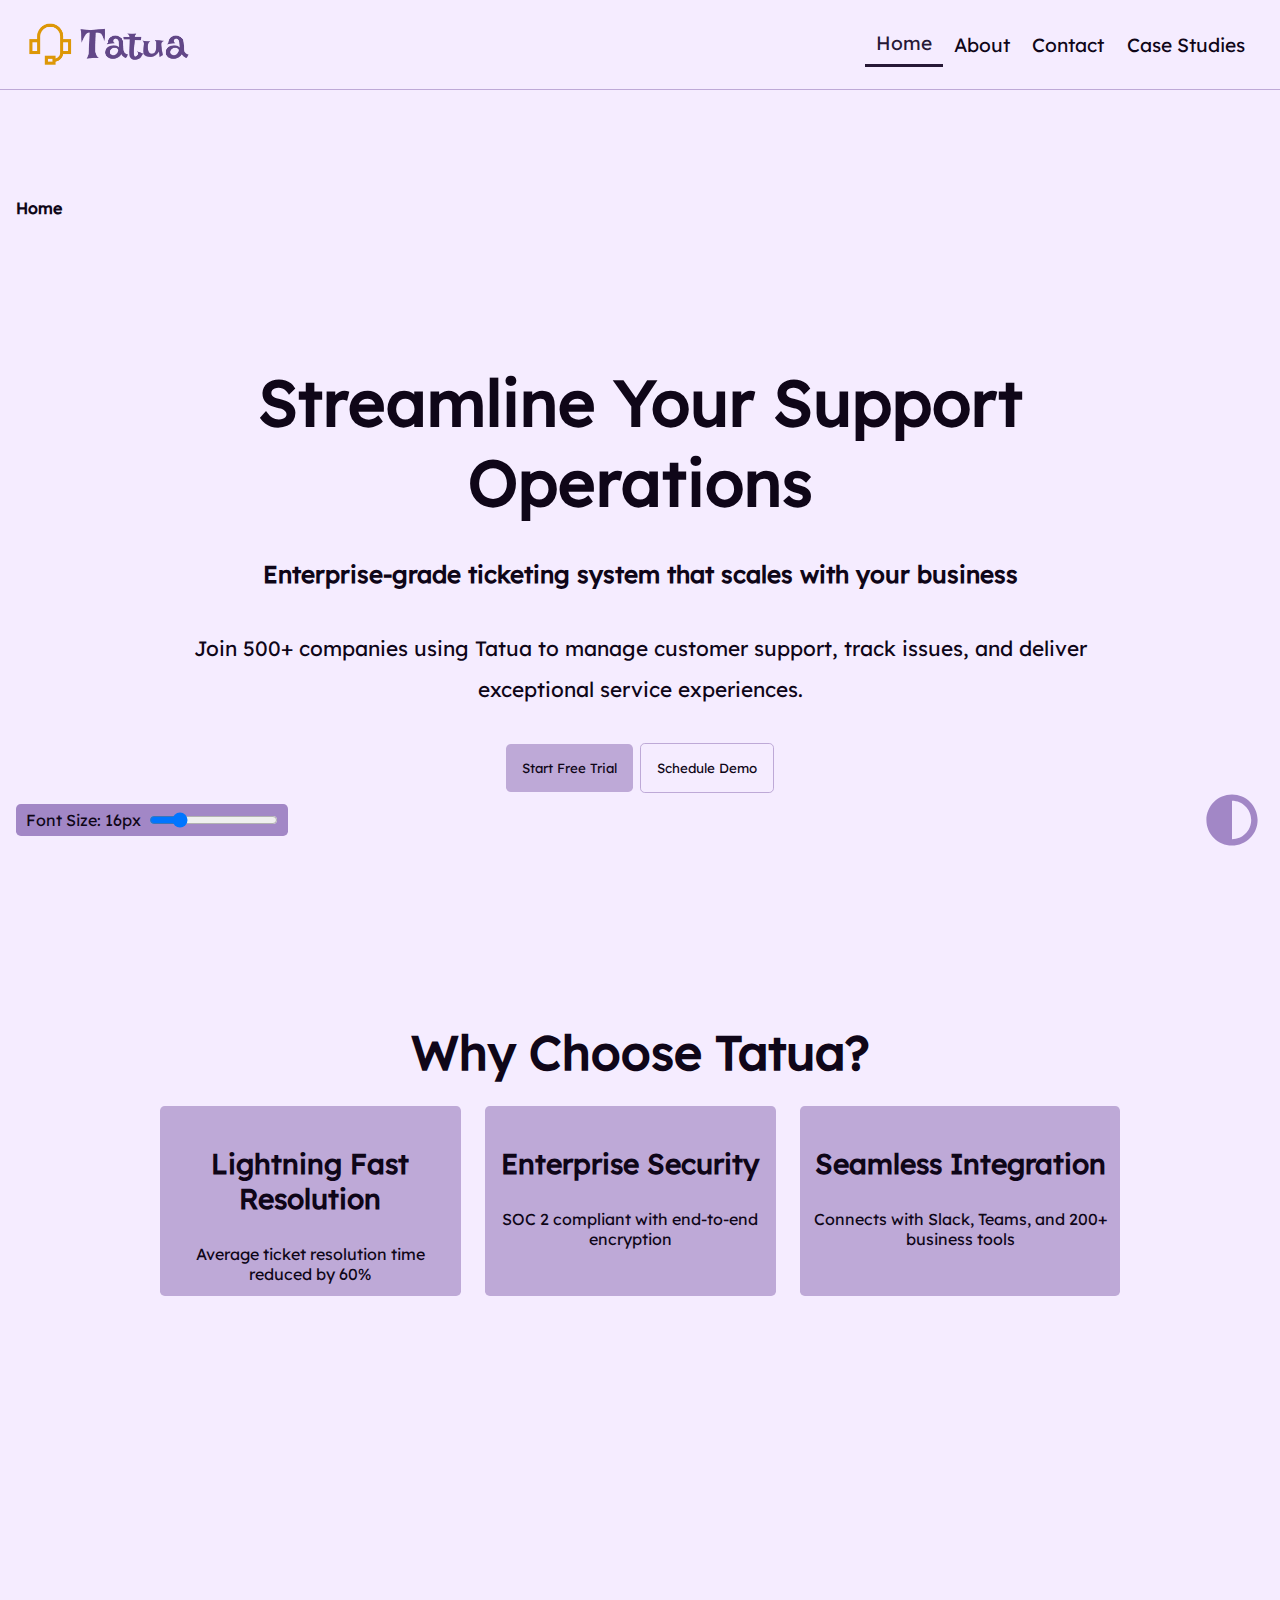
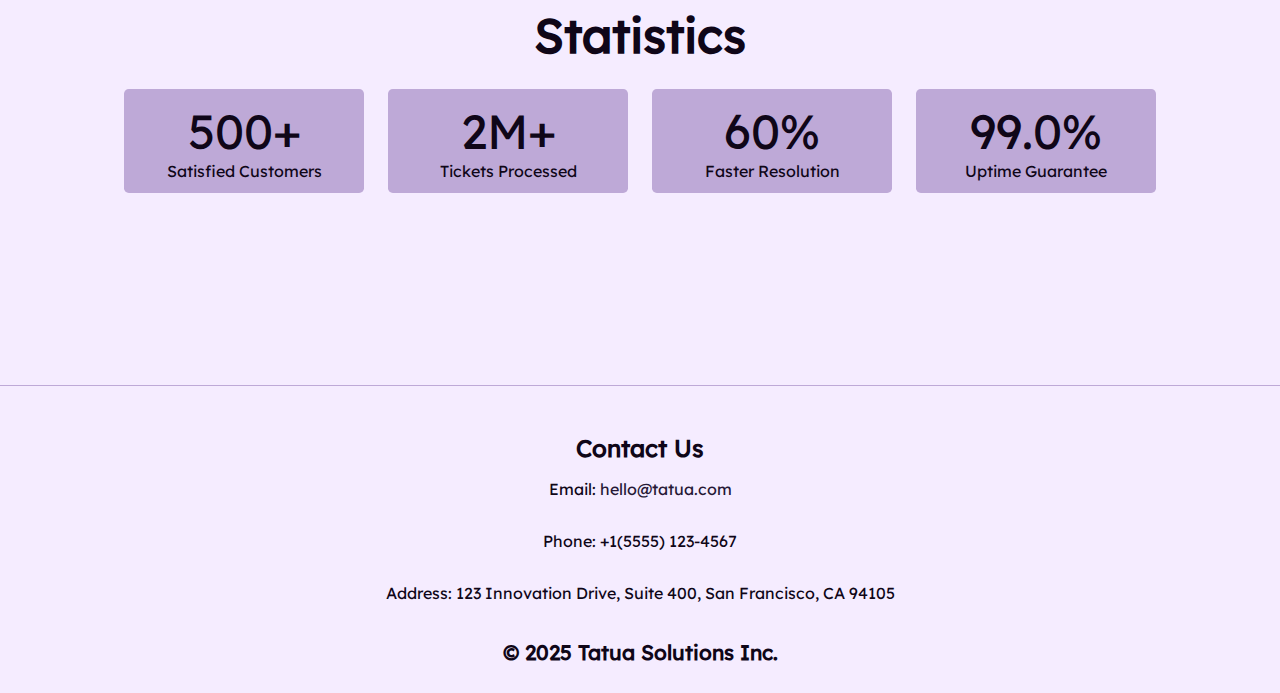
<file: index.html>
<!DOCTYPE html>
<html lang="en" data-theme="purple">
    <head>
        <meta charset="UTF-8">
        <meta name="viewport" content="width=device-width, initial-scale=1.0">
        <meta name="description" content="Streamline your support operations with Tatua's enterprise-grade ticketing system. Join 500+ companies delivering exceptional customer experiences.">
        <link rel="shortcut icon" href="assets/tatua-favicon.png" type="image/x-icon">
        <link rel="stylesheet" href="css/style.css">
        <link rel="stylesheet" href="css/index-landing.css">
        <title>Tatua - Enterprise Ticketing Solutions</title>
    </head>
    <body>
        <nav aria-label="Navigation Bar Menu">
            <img src="assets/tatua-logo.png" alt="Tatua Logo">
            <div class="nav-menu">
                <a href="" class="current-page">Home</a>
                <a href="about.html">About</a>
                <a href="contact.html">Contact</a>
                <a href="case-studies.html">Case Studies</a>
            </div>
        </nav>
        <section aria-label="Breadcrumb Navigation" class="breadcrumb">
            <div>
                <span><strong>Home</strong></span>
            </div>
        </section>
        <section aria-label="main heading landing page" class="header-section">
            <header>
                <h1>Streamline Your Support Operations</h1>
                <p class="tagline">Enterprise-grade ticketing system that scales with your business</p>
                <p>Join 500+ companies using Tatua to manage customer support, track issues, and deliver exceptional service experiences.</p>
            </header>

            <div class="call-to-action" aria-label="call to action section, start free trial and schedule demo buttons">
                <button class="primary">Start Free Trial</button>
                <button class="secondary">Schedule Demo</button>
            </div>
        </section>

        <main>
            <section aria-label="Why Choose Tatua?" class="services-section">
                <h2>Why Choose Tatua?</h2>
                <ul class="services">
                    <li class="service-container">
                        <h3 class="service-title">Lightning Fast Resolution</h3>
                        <p class="service-description">Average ticket resolution time reduced by 60%</p>
                    </li>
                    <li class="service-container">
                        <h3 class="service-title">Enterprise Security</h3>
                        <p class="service-description">SOC 2 compliant with end-to-end encryption</p>
                    </li>
                    <li class="service-container">
                        <h3 class="service-title">Seamless Integration</h3>
                        <p class="service-description">Connects with Slack, Teams, and 200+ business tools</p>
                    </li>
                </ul>

            </section>

            <section aria-label="Tatua Company Statistics" class="stats-section">
                <h2>Statistics</h2>
                <ul class="stats">
                    <li class="stat-container">
                        <p><span class="highligted-number">500+</span> <br /> Satisfied Customers</p>
                    </li>
                    <li class="stat-container">
                        <p><span class="highligted-number">2M+</span> <br /> Tickets Processed</p>
                    </li>
                    <li class="stat-container">
                        <p><span class="highligted-number">60%</span> <br /> Faster Resolution</p>
                    </li>
                    <li class="stat-container">
                        <p><span class="highligted-number">99.0%</span> <br /> Uptime Guarantee</p>
                    </li>
                </ul>
            </section>
        </main>

        <footer  class="company-information">
            <p class="co-copy-right">&copy; 2025 Tatua Solutions Inc.</p>
            <h2>Contact Us</h2>
            <ul class="company-contact" aria-label="Footer, company copyright and contact">
                <li><p><span class="contact-head">Email: </span><a href="mailto:hello@tatua.com">hello@tatua.com</a></p></li>
                <li><p><span class="contact-head">Phone: </span>+1(5555) 123-4567</p></li>
                <li><p><span class="contact-head">Address: </span>123 Innovation Drive, Suite 400, San Francisco, CA 94105</p></li>
            </ul>
        </footer>

        <div class="theme-switcher-btn" id="theme-switcher">
            <svg xmlns="http://www.w3.org/2000/svg" viewBox="0 0 640 640" fill="currentColor"><path d="M512 320C512 214 426 128 320 128L320 512C426 512 512 426 512 320zM64 320C64 178.6 178.6 64 320 64C461.4 64 576 178.6 576 320C576 461.4 461.4 576 320 576C178.6 576 64 461.4 64 320z"/></svg>
        </div>

        <div class="slider-container">
            <label for="font-slider">Font Size: <span id="font-value">16</span>px</label>
            <input type="range" id="font-slider" min="10" max="40" value="16">
        </div>

        <script src="js/main.js"></script>
    </body>
</html>
</file>
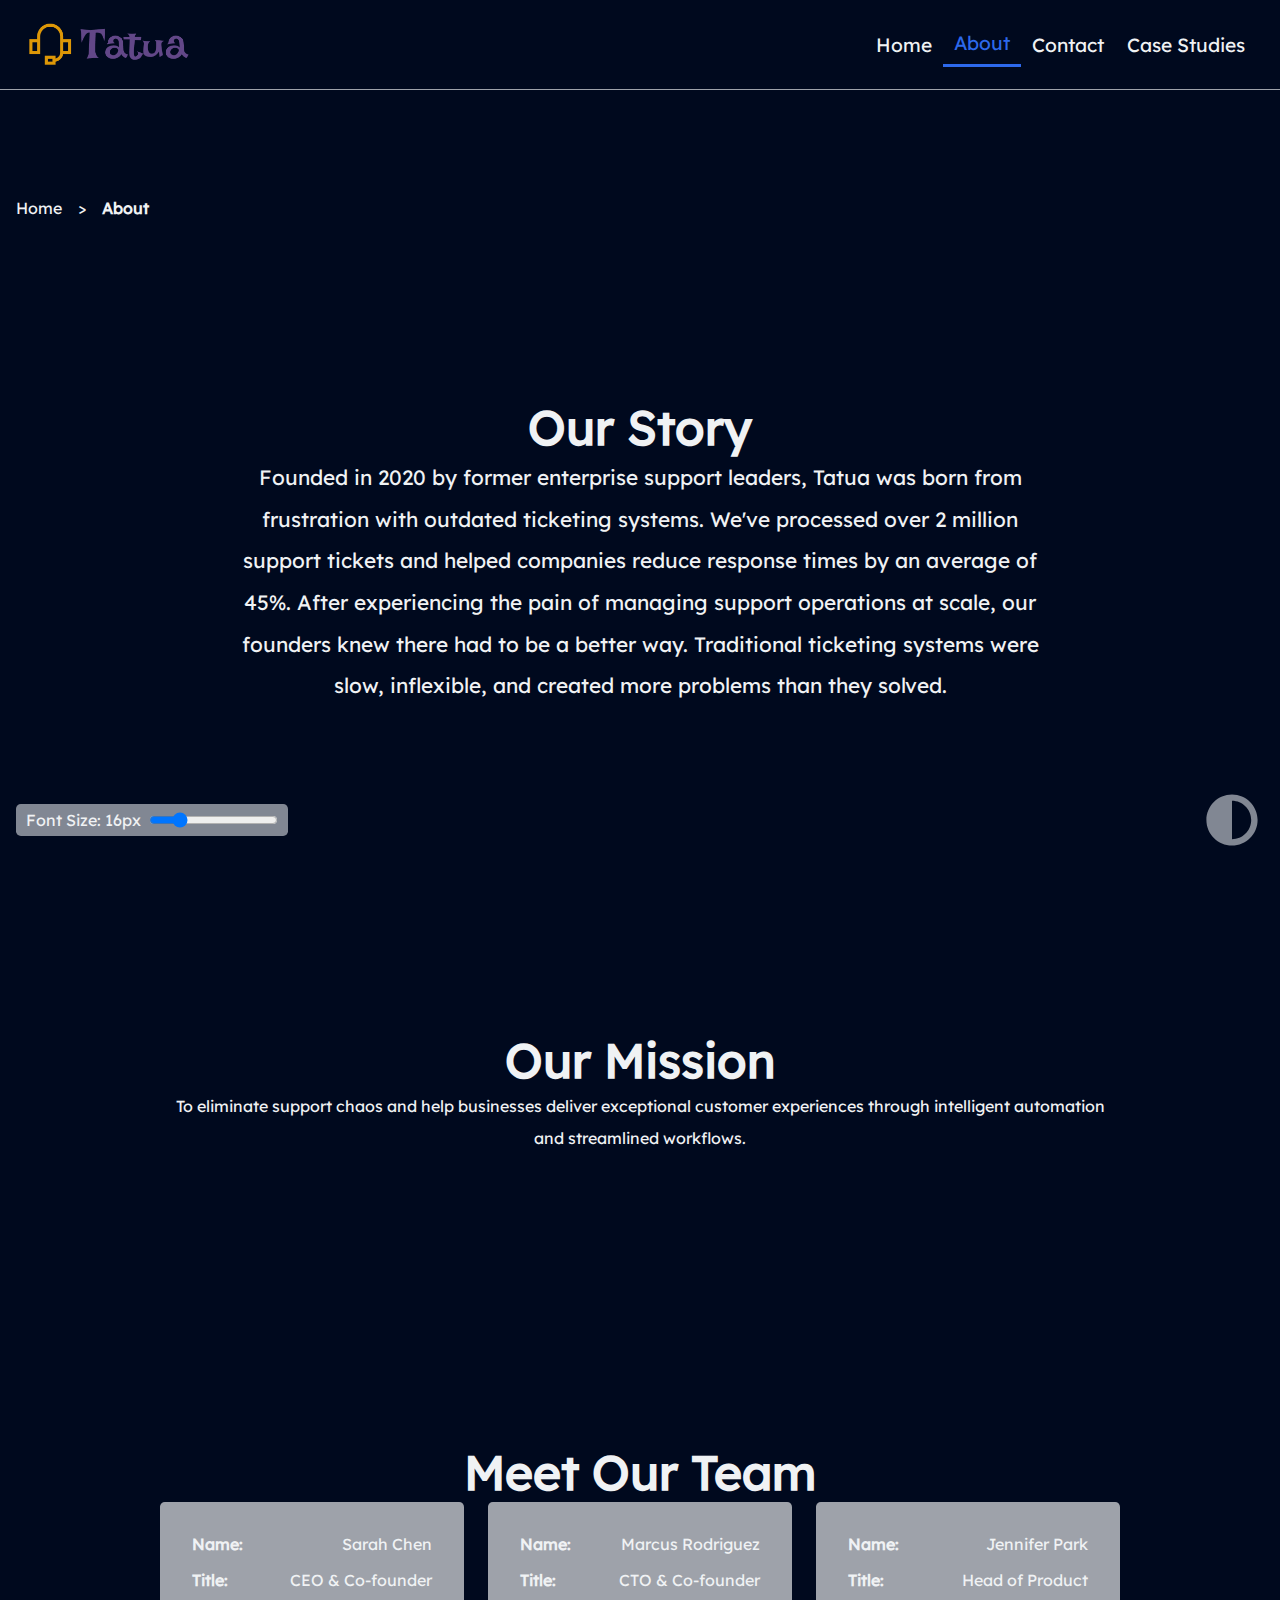
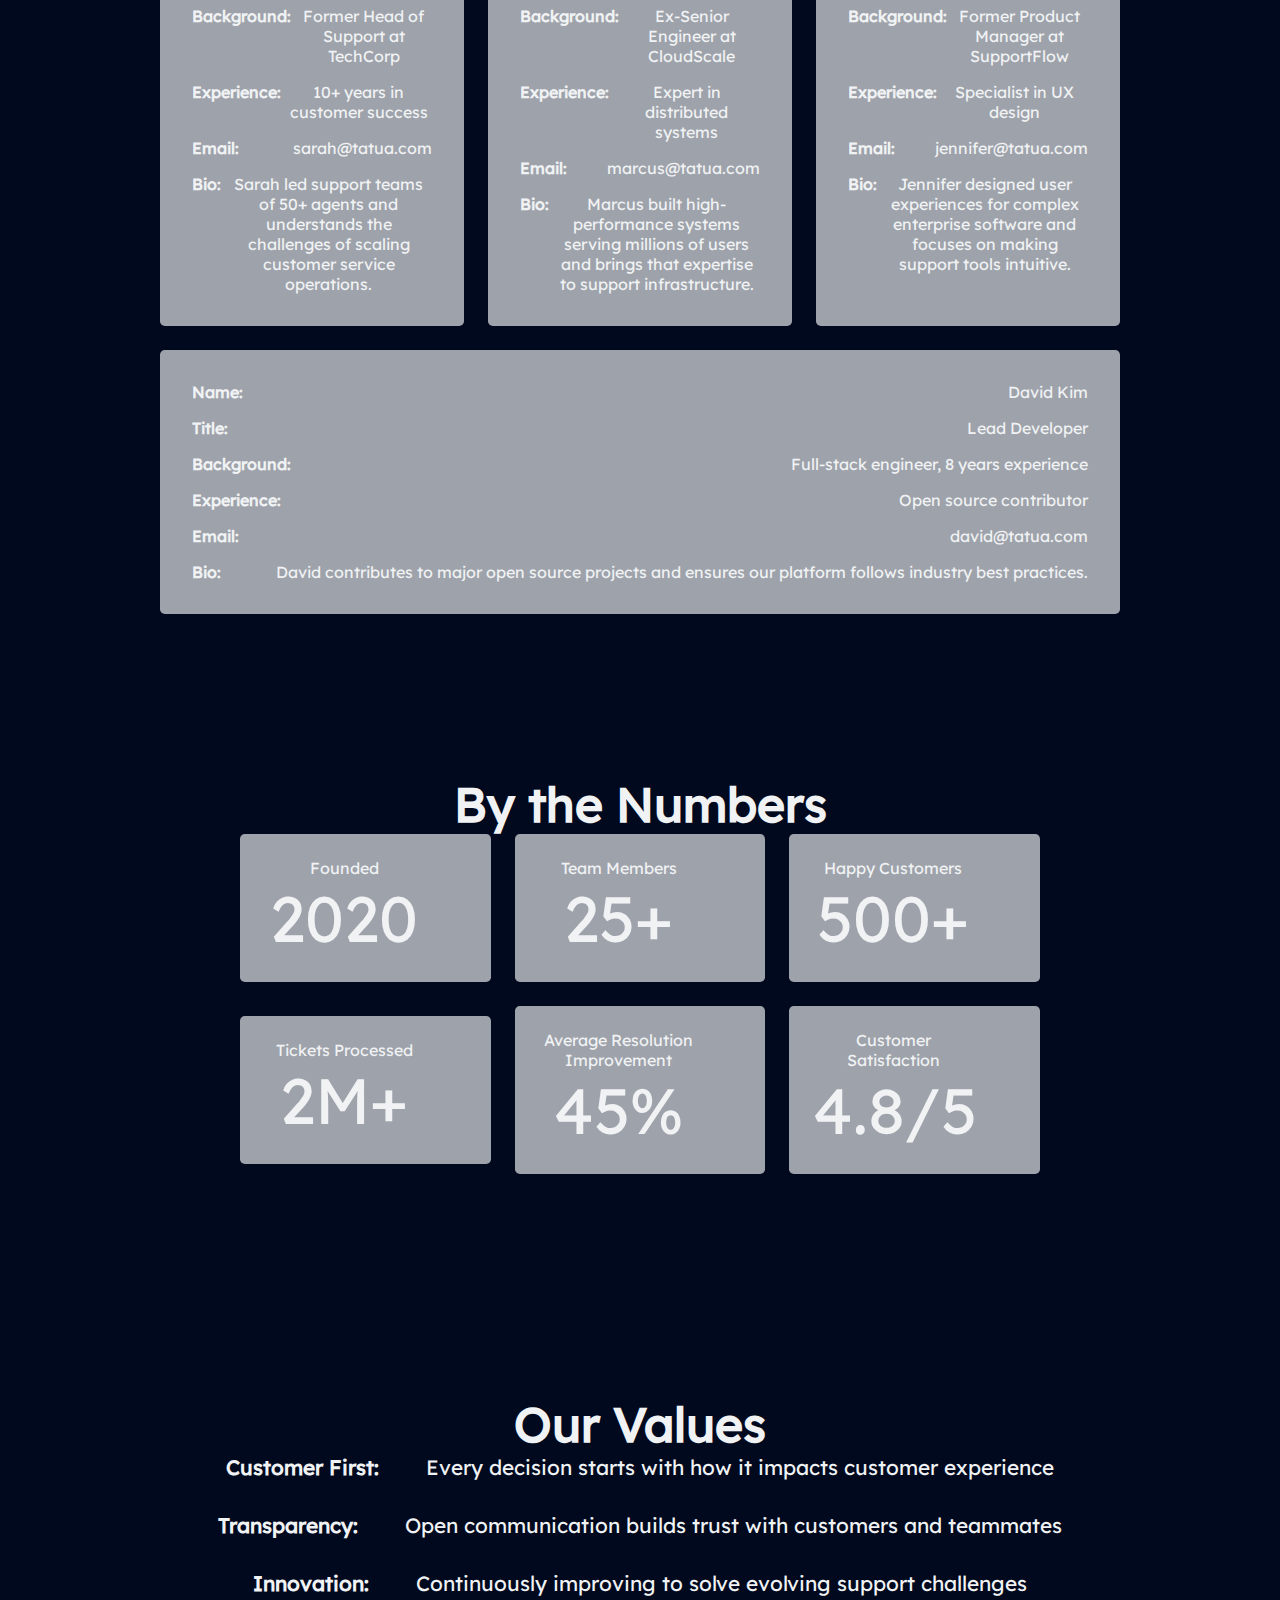
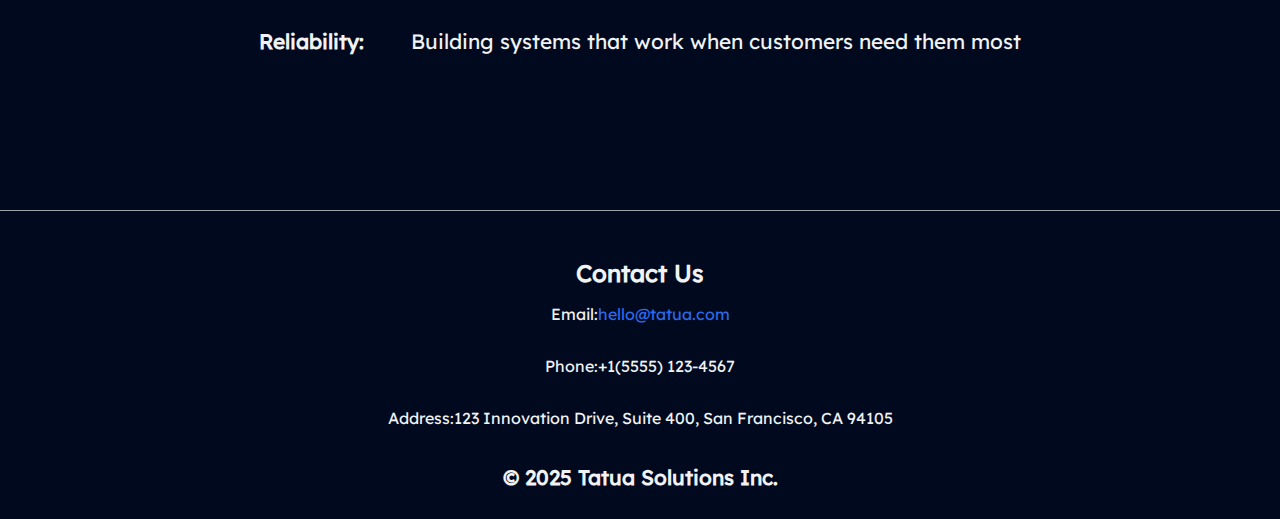
<file: about.html>
<!DOCTYPE html>
<html lang="en" data-theme="purple">
    <head>
        <meta charset="UTF-8">
        <meta name="viewport" content="width=device-width, initial-scale=1.0">
        <meta name="description" content="Learn about Tatua's mission to eliminate support chaos and meet our team of enterprise support experts.">
        <link rel="shortcut icon" href="assets/tatua-favicon.png" type="image/x-icon">
        <link rel="stylesheet" href="css/style.css">
        <link rel="stylesheet" href="css/about-page.css">

        <title>About Us - Tatua Solutions</title>
    </head>
    <body>
        <nav aria-label="Navigation Bar Menu">
            <img src="assets/tatua-logo.png" alt="Tatua Logo">
            <div class="nav-menu">
                <a href="index.html">Home</a>
                <a href="" class="current-page">About</a>
                <a href="contact.html">Contact</a>
                <a href="case-studies.html">Case Studies</a>
            </div>

        </nav>
        <section aria-label="Breadcrumb Navigation" class="breadcrumb">
            <div>
                <a href="index.html">Home</a>
                <span> &gt; </span>
                <span><strong>About</strong></span>
            </div>
        </section>
        <main>
            <section class="company-story" aria-label="Company Story.">
                <h2>Our Story</h2>
                <p>
                    Founded in 2020 by former enterprise support leaders, Tatua was born from frustration with outdated ticketing systems. We've processed over 2 million support tickets and helped companies reduce response times by an average of 45%.
                    After experiencing the pain of managing support operations at scale, our founders knew there had to be a better way. Traditional ticketing systems were slow, inflexible, and created more problems than they solved.
                </p>
            </section>

            <section class="company-mission-statement" aria-label="Company mission statement.">
                <h2>Our Mission</h2>
                <p>
                    To eliminate support chaos and help businesses deliver exceptional customer experiences  through intelligent  automation and streamlined workflows.
                </p>
            </section>

            <section class="company-team" aria-label="Key Company Employees">
                <h2>Meet Our Team</h2>
                <ul>
                    <li>
                        <div>
                            <p><span class="detail-title">Name:</span> Sarah Chen</p>
                            <p><span class="detail-title">Title:</span> CEO & Co-founder</p>
                            <p><span class="detail-title">Background:</span> Former Head of Support at TechCorp</p>
                            <p><span class="detail-title">Experience:</span> 10+ years in customer success</p>
                            <p><span class="detail-title">Email:</span> sarah@tatua.com</p>
                            <p><span class="detail-title">Bio:</span> Sarah led support teams of 50+ agents and understands the challenges of scaling customer service operations.</p>
                        </div>
                    </li>

                    <li>
                        <div>
                            <p><span class="detail-title">Name:</span> Marcus Rodriguez</p>
                            <p><span class="detail-title">Title:</span> CTO & Co-founder</p>
                            <p><span class="detail-title">Background:</span> Ex-Senior Engineer at CloudScale</p>
                            <p><span class="detail-title">Experience:</span> Expert in distributed systems</p>
                            <p><span class="detail-title">Email:</span> marcus@tatua.com</p>
                            <p><span class="detail-title">Bio:</span> Marcus built high-performance systems serving millions of users and brings that expertise to support infrastructure.</p>
                        </div>
                    </li>

                    <li>
                        <div>
                            <p><span class="detail-title">Name:</span> Jennifer Park</p>
                            <p><span class="detail-title">Title:</span> Head of Product</p>
                            <p><span class="detail-title">Background:</span> Former Product Manager at SupportFlow</p>
                            <p><span class="detail-title">Experience:</span> Specialist in UX design</p>
                            <p><span class="detail-title">Email:</span> jennifer@tatua.com</p>
                            <p><span class="detail-title">Bio:</span> Jennifer designed user experiences for complex enterprise software and focuses on making support tools intuitive.</p>
                        </div>
                    </li>

                    <li>
                        <div>
                            <p><span class="detail-title">Name:</span> David Kim</p>
                            <p><span class="detail-title">Title:</span> Lead Developer</p>
                            <p><span class="detail-title">Background:</span> Full-stack engineer, 8 years experience</p>
                            <p><span class="detail-title">Experience:</span> Open source contributor</p>
                            <p><span class="detail-title">Email:</span> david@tatua.com</p>
                            <p><span class="detail-title">Bio:</span> David contributes to major open source projects and ensures our platform follows industry best practices.</p>
                        </div>
                    </li>
                </ul>
            </section>

            <section class="company-about-stats" aria-label="Company Statistics">
                <h2>By the Numbers</h2>
                <ul>
                    <li><p>Founded <span>2020</span> </p></li>
                    <li><p>Team Members <span>25+</span> </p></li>
                    <li><p>Happy Customers <span>500+</span> </p></li>
                    <li><p>Tickets Processed <span>2M+</span> </p></li>
                    <li><p>Average Resolution Improvement <span>45%</span> </p></li>
                    <li><p>Customer Satisfaction <span>4.8/5</span> </p></li>
                </ul>
            </section>

            <section class="company-values" aria-label="Company Values">
                <h2>Our Values</h2>
                <ul>
                    <li><p><span>Customer First:</span> Every decision starts with how it impacts customer experience</p></li>
                    <li><p><span>Transparency:</span> Open communication builds trust with customers and teammates</p></li>
                    <li><p><span>Innovation:</span> Continuously improving to solve evolving support challenges</p></li>
                    <li><p><span>Reliability:</span> Building systems that work when customers need them most</p></li>
                </ul>
            </section>
        </main>

        <footer  class="company-information">
            <p class="co-copy-right">&copy; 2025 Tatua Solutions Inc.</p>
                <h2>Contact Us</h2>
            <ul  class="company-contact" aria-label="Footer, company copyright and contact">
                <li><p><span class="contact-head">Email:</span><a href="mailto:hello@tatua.com">hello@tatua.com</a></p></li>
                <li><p><span class="contact-head">Phone:</span>+1(5555) 123-4567</p></li>
                <li><p><span class="contact-head">Address:</span>123 Innovation Drive, Suite 400, San Francisco, CA 94105</p></li>
            </ul>
        </footer>

        <div class="theme-switcher-btn">
            <svg xmlns="http://www.w3.org/2000/svg" viewBox="0 0 640 640" fill="currentColor"><path d="M512 320C512 214 426 128 320 128L320 512C426 512 512 426 512 320zM64 320C64 178.6 178.6 64 320 64C461.4 64 576 178.6 576 320C576 461.4 461.4 576 320 576C178.6 576 64 461.4 64 320z"/></svg>
        </div>

        <div class="slider-container">
            <label for="font-slider">Font Size: <span id="font-value">16</span>px</label>
            <input type="range" id="font-slider" min="10" max="40" value="16">
        </div>

        <script src="js/main.js"></script>
    </body>
</html>
</file>
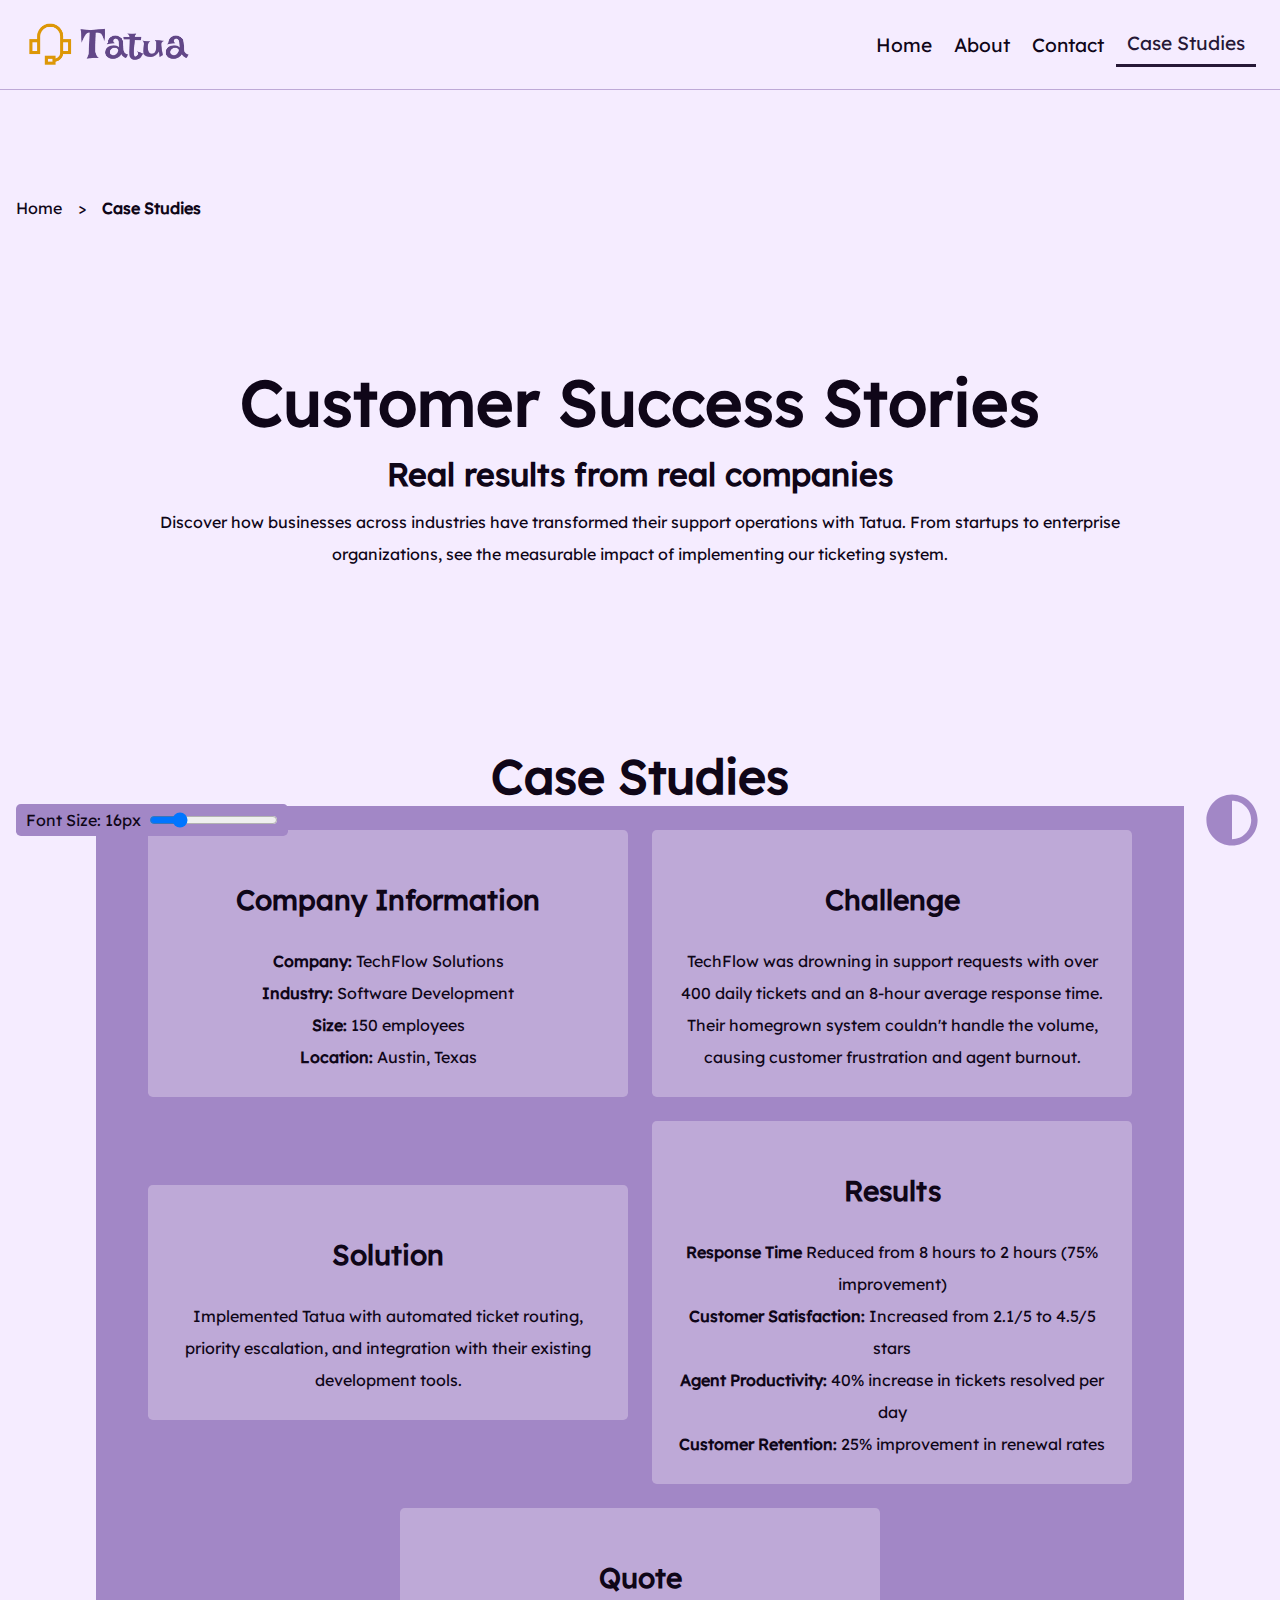
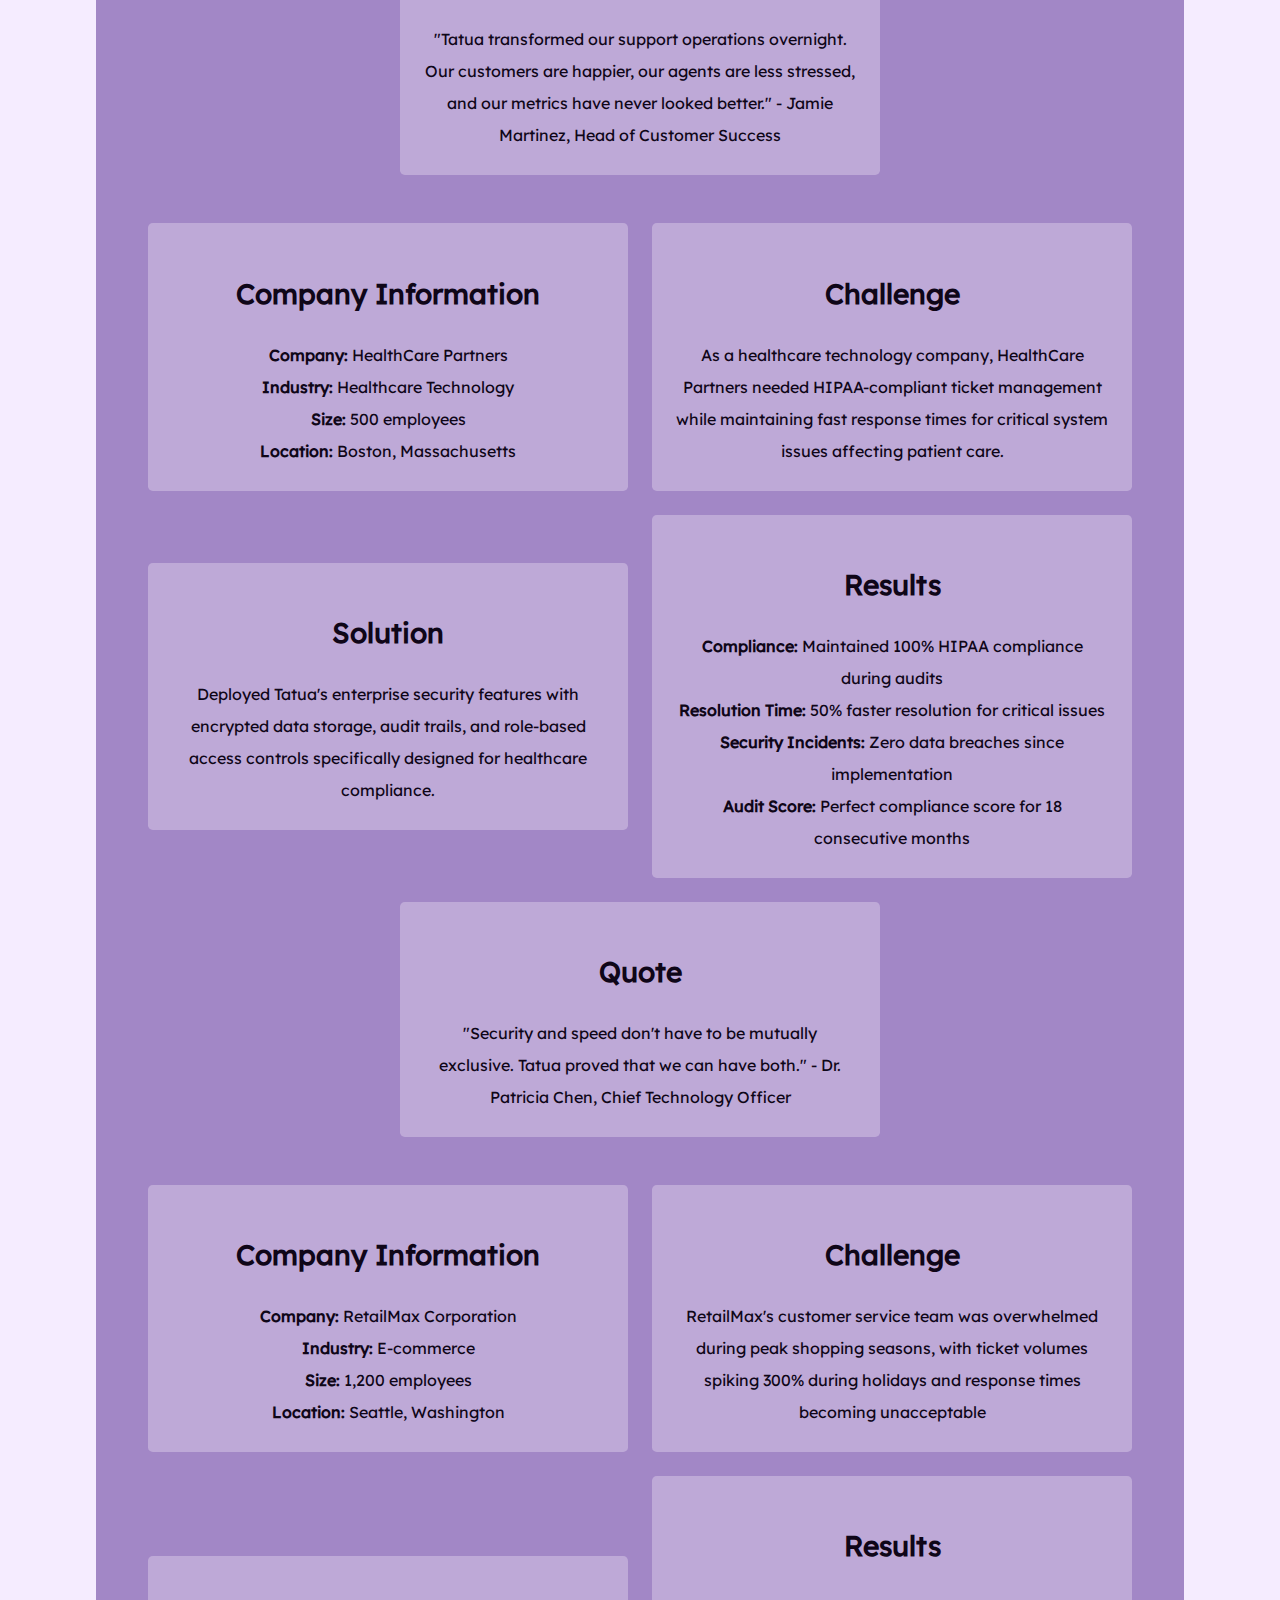
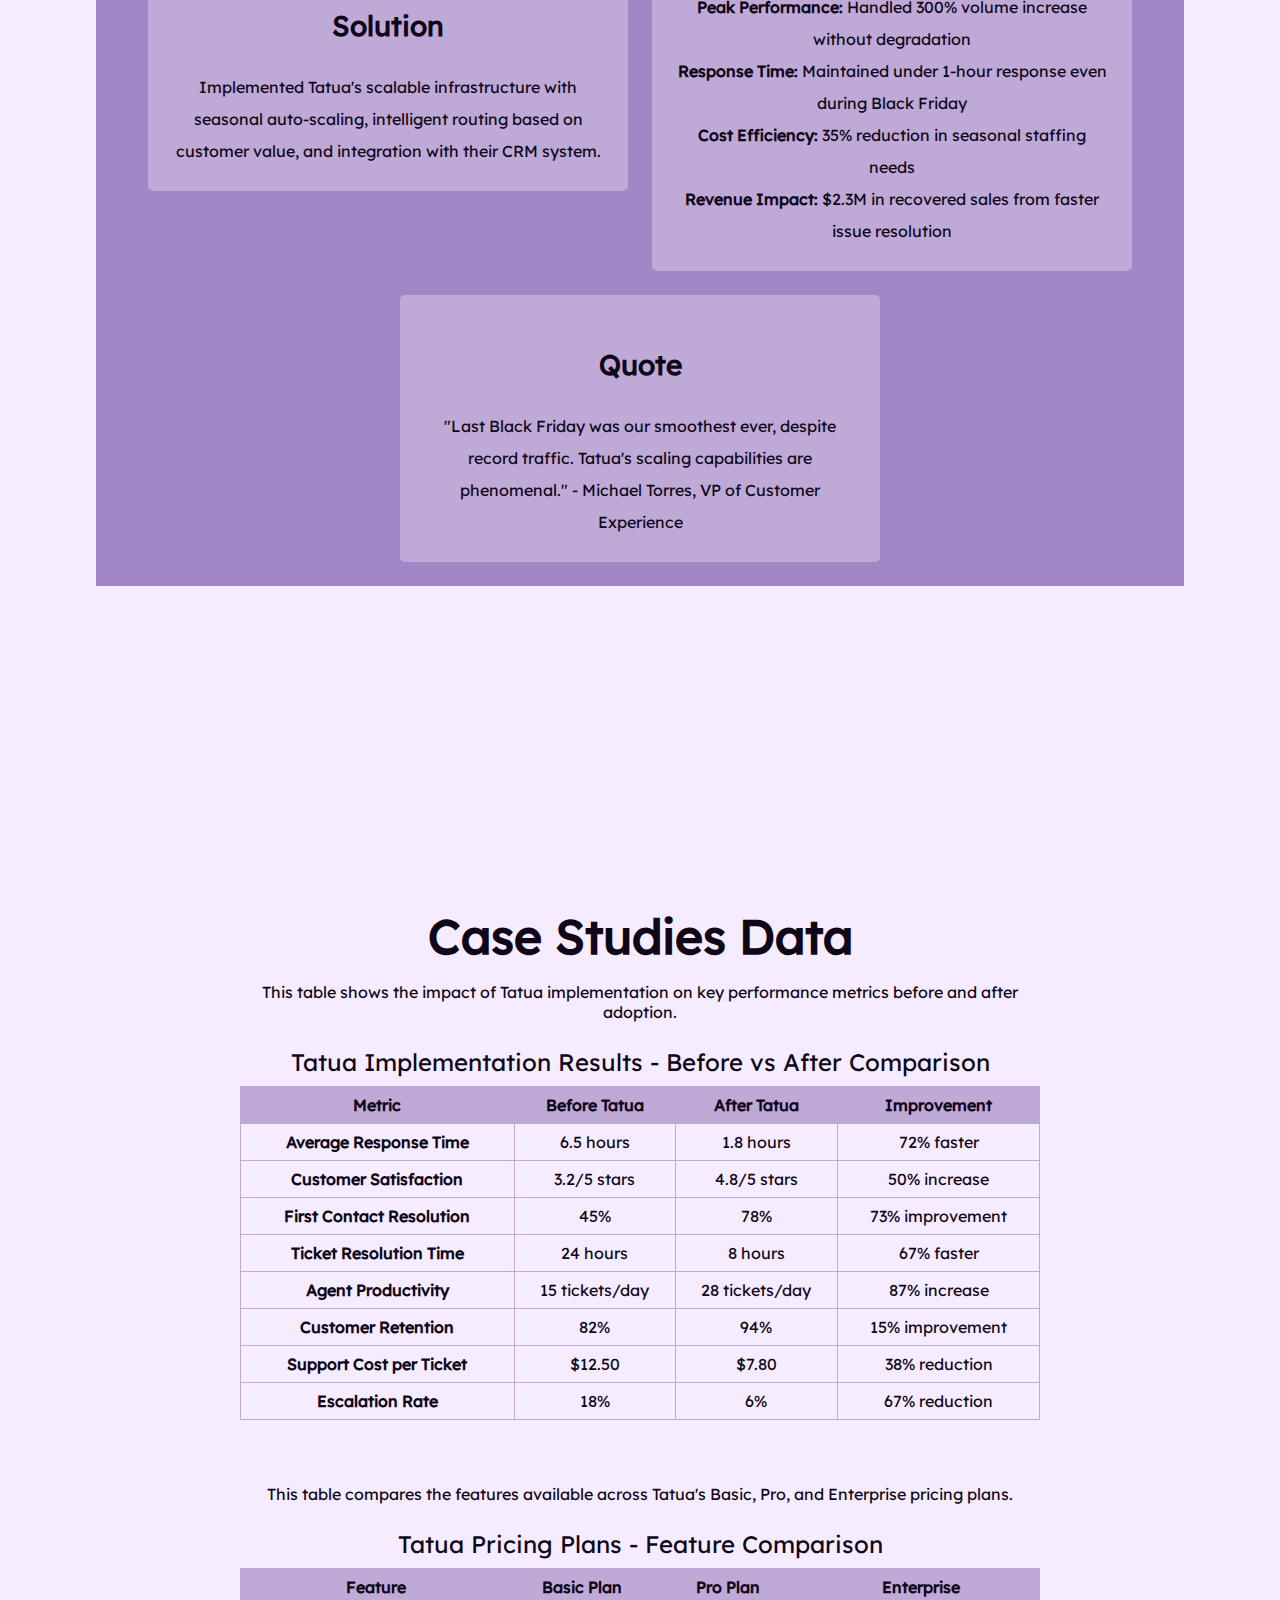
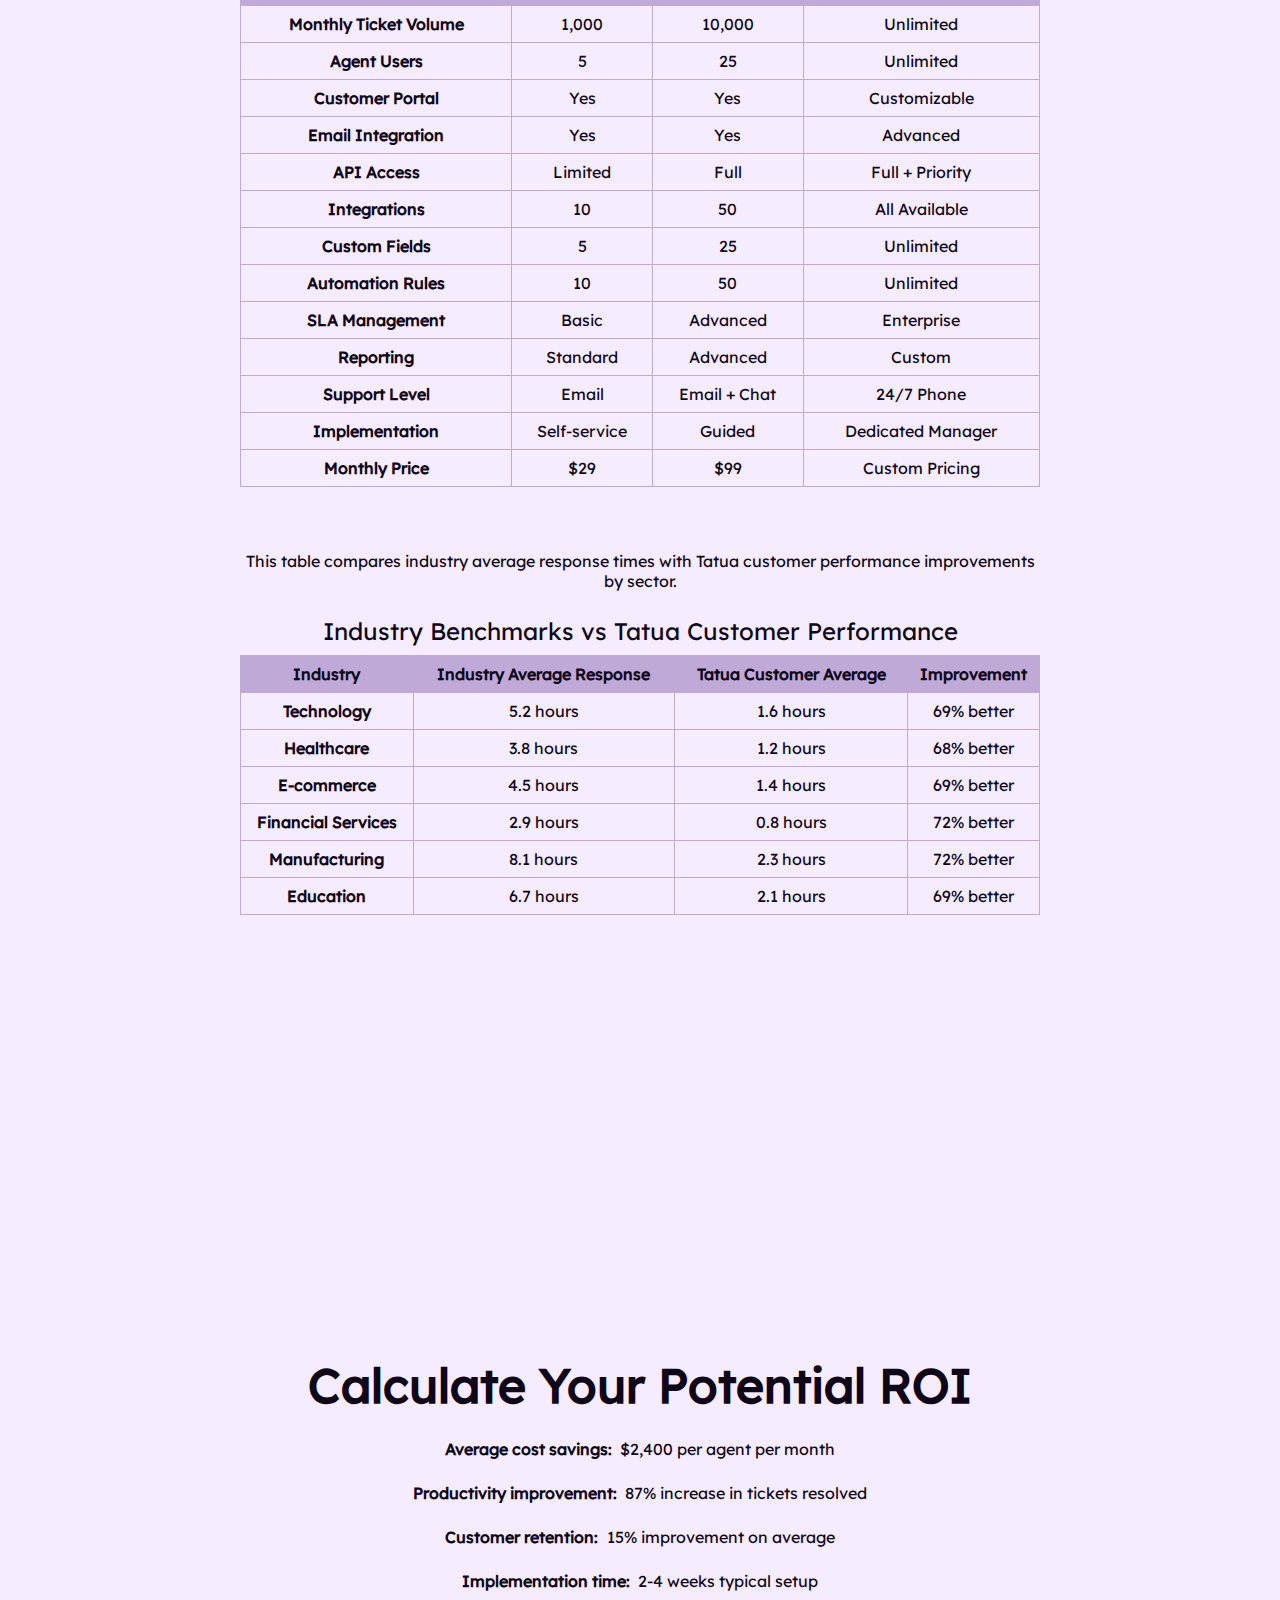
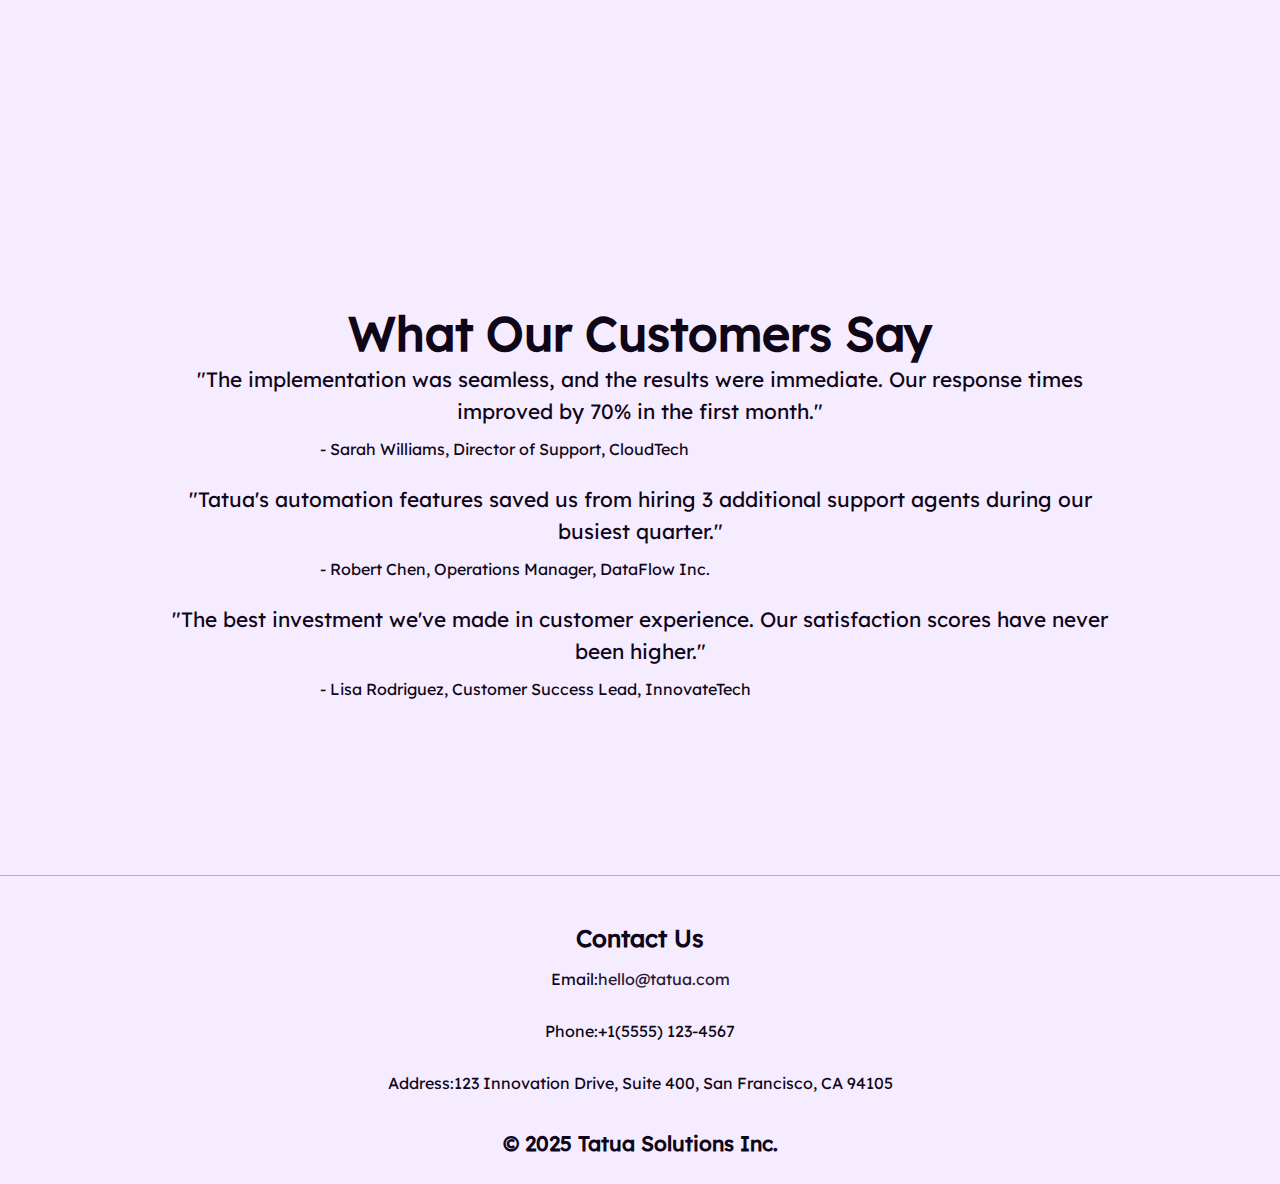
<file: case-studies.html>
<!DOCTYPE html>
<html lang="en" data-theme="purple">
    <head>
        <meta charset="UTF-8">
        <meta name="viewport" content="width=device-width, initial-scale=1.0">
        <meta name="description" content="See how companies like TechFlow and HealthCare Partners transformed their support operations with Tatua's ticketing system.">
        <link rel="shortcut icon" href="assets/tatua-favicon.png" type="image/x-icon">
        <link rel="stylesheet" href="css/style.css">
        <link rel="stylesheet" href="css/case-studies.css">

        <title>Case Studies - Tatua Success Stories</title>
    </head>
    <body>
        <nav aria-label="Navigation Bar Menu">
            <img src="assets/tatua-logo.png" alt="Tatua Logo">
            <div class="nav-menu">
                <a href="index.html">Home</a>
                <a href="about.html">About</a>
                <a href="contact.html">Contact</a>
                <a href="" class="current-page">Case Studies</a>
            </div>
        </nav>
        <section aria-label="Breadcrumb Navigation" class="breadcrumb">
            <div>
                <a href="index.html">Home</a>
                <span> &gt; </span>
                <span><strong>Case Studies</strong></span>
            </div>
        </section>
        <header>
            <h1>Customer Success Stories</h1>
            <h2>Real results from real companies</h2>
            <p class="tagline">Discover how businesses across industries have transformed their support operations with Tatua. From startups to enterprise organizations, see the measurable impact of implementing our ticketing system.</p>
        </header>

        <main>
            <section class="case-studies">
                <h2>Case Studies</h2>
                <div class="case-study-container">
                    <ul>
                        <li>
                            <div>
                                <h3>Company Information</h3>
                                <p><span>Company:</span> TechFlow Solutions</p>
                                <p><span>Industry:</span> Software Development</p>
                                <p><span>Size:</span> 150 employees</p>
                                <p><span>Location:</span> Austin, Texas</p>
                            </div>
                        </li>

                        <li>
                            <div>
                                <h3>Challenge</h3>
                                <p>TechFlow was drowning in support requests with over 400 daily tickets and an 8-hour average response time. Their homegrown system couldn't handle the volume, causing customer frustration and agent burnout.</p>
                            </div>
                        </li>

                        <li>
                            <div>
                                <h3>Solution</h3>
                                <p>Implemented Tatua with automated ticket routing, priority escalation, and integration with their existing development tools.</p>
                            </div>
                        </li>

                        <li>
                            <div>
                                <h3>Results</h3>
                                <p><span>Response Time</span> Reduced from 8 hours to 2 hours (75% improvement)</p>
                                <p><span>Customer Satisfaction:</span> Increased from 2.1/5 to 4.5/5 stars</p>
                                <p><span>Agent Productivity:</span> 40% increase in tickets resolved per day</p>
                                <p><span>Customer Retention:</span> 25% improvement in renewal rates</p>
                            </div>
                        </li>

                        <li>
                            <div>
                                <h3>Quote</h3>
                                <p>"Tatua transformed our support operations overnight. Our customers are happier, our agents are less stressed, and our metrics have never looked better." - Jamie Martinez, Head of Customer Success</p>
                            </div>
                        </li>
                    </ul>
                </div>
                
                <div class="case-study-container">
                    <ul>
                        <li>
                            <div>
                                <h3>Company Information</h3>
                                <p><span>Company:</span> HealthCare Partners</p>
                                <p><span>Industry:</span> Healthcare Technology</p>
                                <p><span>Size:</span> 500 employees</p>
                                <p><span>Location:</span> Boston, Massachusetts</p>
                            </div>
                        </li>

                        <li>
                            <div>
                                <h3>Challenge</h3>
                                <p>As a healthcare technology company, HealthCare Partners needed HIPAA-compliant ticket management while maintaining fast response times for critical system issues affecting patient care.</p>
                            </div>
                        </li>

                        <li>
                            <div>
                                <h3>Solution</h3>
                                <p>Deployed Tatua's enterprise security features with encrypted data storage, audit trails, and role-based access controls specifically designed for healthcare compliance.</p>
                            </div>
                        </li>

                        <li>
                            <div>
                                <h3>Results</h3>
                                <p><span>Compliance:</span> Maintained 100% HIPAA compliance during audits</p>
                                <p><span>Resolution Time:</span> 50% faster resolution for critical issues</p>
                                <p><span>Security Incidents:</span> Zero data breaches since implementation</p>
                                <p><span>Audit Score:</span> Perfect compliance score for 18 consecutive months</p>
                            </div>
                        </li>

                        <li>
                            <div>
                                <h3>Quote</h3>
                                <p>"Security and speed don't have to be mutually exclusive. Tatua proved that we can have both." - Dr. Patricia Chen, Chief Technology Officer</p>
                            </div>
                        </li>
                    </ul>
                </div>

                <div class="case-study-container">
                    <ul>
                        <li>
                            <div>
                                <h3>Company Information</h3>
                                <p><span>Company:</span> RetailMax Corporation</p>
                                <p><span>Industry:</span> E-commerce</p>
                                <p><span>Size:</span> 1,200 employees</p>
                                <p><span>Location:</span> Seattle, Washington</p>
                            </div>
                        </li>

                        <li>
                            <div>
                                <h3>Challenge</h3>
                                <p>RetailMax's customer service team was overwhelmed during peak shopping seasons, with ticket volumes spiking 300% during holidays and response times becoming unacceptable</p>
                            </div>
                        </li>

                        <li>
                            <div>
                                <h3>Solution</h3>
                                <p>Implemented Tatua's scalable infrastructure with seasonal auto-scaling, intelligent routing based on customer value, and integration with their CRM system.</p>
                            </div>
                        </li>

                        <li>
                            <div>
                                <h3>Results</h3>
                                <p><span>Peak Performance:</span> Handled 300% volume increase without degradation</p>
                                <p><span>Response Time:</span> Maintained under 1-hour response even during Black Friday</p>
                                <p><span>Cost Efficiency:</span> 35% reduction in seasonal staffing needs</p>
                                <p><span>Revenue Impact:</span> $2.3M in recovered sales from faster issue resolution</p>
                            </div>
                        </li>

                        <li>
                            <div>
                                <h3>Quote</h3>
                                <p>"Last Black Friday was our smoothest ever, despite record traffic. Tatua's scaling capabilities are phenomenal." - Michael Torres, VP of Customer Experience</p>
                            </div>
                        </li>
                    </ul>
                </div>
            </section>

            <section class="case-studies-tables">
                <h2>Case Studies Data</h2>
                <p id="performance-metrics-desc">This table shows the impact of Tatua implementation on key performance metrics before and after adoption.</p>

                <table class="performance-metrics" aria-describedby="performance-metrics-desc">
                    <caption>Tatua Implementation Results - Before vs After Comparison</caption>
                    <thead>
                        <tr>
                            <th scope="col">Metric</th>
                            <th scope="col">Before Tatua</th>
                            <th scope="col">After Tatua</th>
                            <th scope="col">Improvement</th>
                        </tr>
                    </thead>
                    <tbody>
                        <tr>
                            <th scope="row">Average Response Time</th>
                            <td>6.5 hours</td>
                            <td>1.8 hours</td>
                            <td>72% faster</td>
                        </tr>
                        <tr>
                            <th scope="row">Customer Satisfaction</th>
                            <td>3.2/5 stars</td>
                            <td>4.8/5 stars</td>
                            <td>50% increase</td>
                        </tr>
                        <tr>
                            <th scope="row">First Contact Resolution</th>
                            <td>45%</td>
                            <td>78%</td>
                            <td>73% improvement</td>
                        </tr>
                        <tr>
                            <th scope="row">Ticket Resolution Time</th>
                            <td>24 hours</td>
                            <td>8 hours</td>
                            <td>67% faster</td>
                        </tr>
                        <tr>
                            <th scope="row">Agent Productivity</th>
                            <td>15 tickets/day</td>
                            <td>28 tickets/day</td>
                            <td>87% increase</td>
                        </tr>
                        <tr>
                            <th scope="row">Customer Retention</th>
                            <td>82%</td>
                            <td>94%</td>
                            <td>15% improvement</td>
                        </tr>
                        <tr>
                            <th scope="row">Support Cost per Ticket</th>
                            <td>$12.50</td>
                            <td>$7.80</td>
                            <td>38% reduction</td>
                        </tr>
                        <tr>
                            <th scope="row">Escalation Rate</th>
                            <td>18%</td>
                            <td>6%</td>
                            <td>67% reduction</td>
                        </tr>
                    </tbody>
                </table>

                <p id="feature-comparison-desc">This table compares the features available across Tatua's Basic, Pro, and Enterprise pricing plans.</p>

                <table class="feature-comparison" aria-describedby="feature-comparison-desc">
                    <caption>Tatua Pricing Plans - Feature Comparison</caption>
                    <thead>
                        <tr>
                            <th scope="col">Feature</th>
                            <th scope="col">Basic Plan</th>
                            <th scope="col">Pro Plan</th>
                            <th scope="col">Enterprise</th>
                        </tr>
                    </thead>
                    <tbody>
                        <tr>
                            <th scope="row">Monthly Ticket Volume</th>
                            <td>1,000</td>
                            <td>10,000</td>
                            <td>Unlimited</td>
                        </tr>
                        <tr>
                            <th scope="row">Agent Users</th>
                            <td>5</td>
                            <td>25</td>
                            <td>Unlimited</td>
                        </tr>
                        <tr>
                            <th scope="row">Customer Portal</th>
                            <td>Yes</td>
                            <td>Yes</td>
                            <td>Customizable</td>
                        </tr>
                        <tr>
                            <th scope="row">Email Integration</th>
                            <td>Yes</td>
                            <td>Yes</td>
                            <td>Advanced</td>
                        </tr>
                        <tr>
                            <th scope="row">API Access</th>
                            <td>Limited</td>
                            <td>Full</td>
                            <td>Full + Priority</td>
                        </tr>
                        <tr>
                            <th scope="row">Integrations</th>
                            <td>10</td>
                            <td>50</td>
                            <td>All Available</td>
                        </tr>
                        <tr>
                            <th scope="row">Custom Fields</th>
                            <td>5</td>
                            <td>25</td>
                            <td>Unlimited</td>
                        </tr>
                        <tr>
                            <th scope="row">Automation Rules</th>
                            <td>10</td>
                            <td>50</td>
                            <td>Unlimited</td>
                        </tr>
                        <tr>
                            <th scope="row">SLA Management</th>
                            <td>Basic</td>
                            <td>Advanced</td>
                            <td>Enterprise</td>
                        </tr>
                        <tr>
                            <th scope="row">Reporting</th>
                            <td>Standard</td>
                            <td>Advanced</td>
                            <td>Custom</td>
                        </tr>
                        <tr>
                            <th scope="row">Support Level</th>
                            <td>Email</td>
                            <td>Email + Chat</td>
                            <td>24/7 Phone</td>
                        </tr>
                        <tr>
                            <th scope="row">Implementation</th>
                            <td>Self-service</td>
                            <td>Guided</td>
                            <td>Dedicated Manager</td>
                        </tr>
                        <tr>
                            <th scope="row">Monthly Price</th>
                            <td>$29</td>
                            <td>$99</td>
                            <td>Custom Pricing</td>
                        </tr>
                    </tbody>
                </table>

                <p id="industry-metrics-desc">This table compares industry average response times with Tatua customer performance improvements by sector.</p>

                <table class="industry-metrics" aria-describedby="industry-metrics-desc">
                    <caption>Industry Benchmarks vs Tatua Customer Performance</caption>
                    <thead>
                        <tr>
                            <th scope="col">Industry</th>
                            <th scope="col">Industry Average Response</th>
                            <th scope="col">Tatua Customer Average</th>
                            <th scope="col">Improvement</th>
                        </tr>
                    </thead>
                    <tbody>
                        <tr>
                            <th scope="row">Technology</th>
                            <td>5.2 hours</td>
                            <td>1.6 hours</td>
                            <td>69% better</td>
                        </tr>
                        <tr>
                            <th scope="row">Healthcare</th>
                            <td>3.8 hours</td>
                            <td>1.2 hours</td>
                            <td>68% better</td>
                        </tr>
                        <tr>
                            <th scope="row">E-commerce</th>
                            <td>4.5 hours</td>
                            <td>1.4 hours</td>
                            <td>69% better</td>
                        </tr>
                        <tr>
                            <th scope="row">Financial Services</th>
                            <td>2.9 hours</td>
                            <td>0.8 hours</td>
                            <td>72% better</td>
                        </tr>
                        <tr>
                            <th scope="row">Manufacturing</th>
                            <td>8.1 hours</td>
                            <td>2.3 hours</td>
                            <td>72% better</td>
                        </tr>
                        <tr>
                            <th scope="row">Education</th>
                            <td>6.7 hours</td>
                            <td>2.1 hours</td>
                            <td>69% better</td>
                        </tr>
                    </tbody>
                </table>
            </section>

            <section class="roi-calculator">
                <h2>Calculate Your Potential ROI</h2>
                <p><span>Average cost savings:</span> $2,400 per agent per month</p>
                <p><span>Productivity improvement:</span> 87% increase in tickets resolved</p>
                <p><span>Customer retention:</span> 15% improvement on average</p>
                <p><span>Implementation time:</span> 2-4 weeks typical setup</p>
            </section>

            <section class="testimonials">
                <h2>What Our Customers Say</h2>
                <ul>
                    <li>
                        <p>"The implementation was seamless, and the results were immediate. Our response times improved by 70% in the first month."</p>
                        <span>- Sarah Williams, Director of Support, CloudTech</span>
                    </li>

                    <li>
                        <p>"Tatua's automation features saved us from hiring 3 additional support agents during our busiest quarter."</p>
                        <span>- Robert Chen, Operations Manager, DataFlow Inc.</span>
                    </li>

                    <li>
                        <p>"The best investment we've made in customer experience. Our satisfaction scores have never been higher."</p>
                        <span>- Lisa Rodriguez, Customer Success Lead, InnovateTech</span>
                    </li>
                </ul>
            </section>
        </main>

        <footer  class="company-information">
            <p class="co-copy-right">&copy; 2025 Tatua Solutions Inc.</p>
                <h2>Contact Us</h2>
            <ul  class="company-contact" aria-label="Footer, company copyright and contact">
                <li><p><span class="contact-head">Email:</span><a href="mailto:hello@tatua.com">hello@tatua.com</a></p></li>
                <li><p><span class="contact-head">Phone:</span>+1(5555) 123-4567</p></li>
                <li><p><span class="contact-head">Address:</span>123 Innovation Drive, Suite 400, San Francisco, CA 94105</p></li>
            </ul>
        </footer>

        <div class="theme-switcher-btn">
            <svg xmlns="http://www.w3.org/2000/svg" viewBox="0 0 640 640" fill="currentColor"><path d="M512 320C512 214 426 128 320 128L320 512C426 512 512 426 512 320zM64 320C64 178.6 178.6 64 320 64C461.4 64 576 178.6 576 320C576 461.4 461.4 576 320 576C178.6 576 64 461.4 64 320z"/></svg>
        </div>

        <div class="slider-container">
            <label for="font-slider">Font Size: <span id="font-value">16</span>px</label>
            <input type="range" id="font-slider" min="10" max="40" value="16">
        </div>

        <script src="js/main.js"></script>
    </body>
</html>
</file>
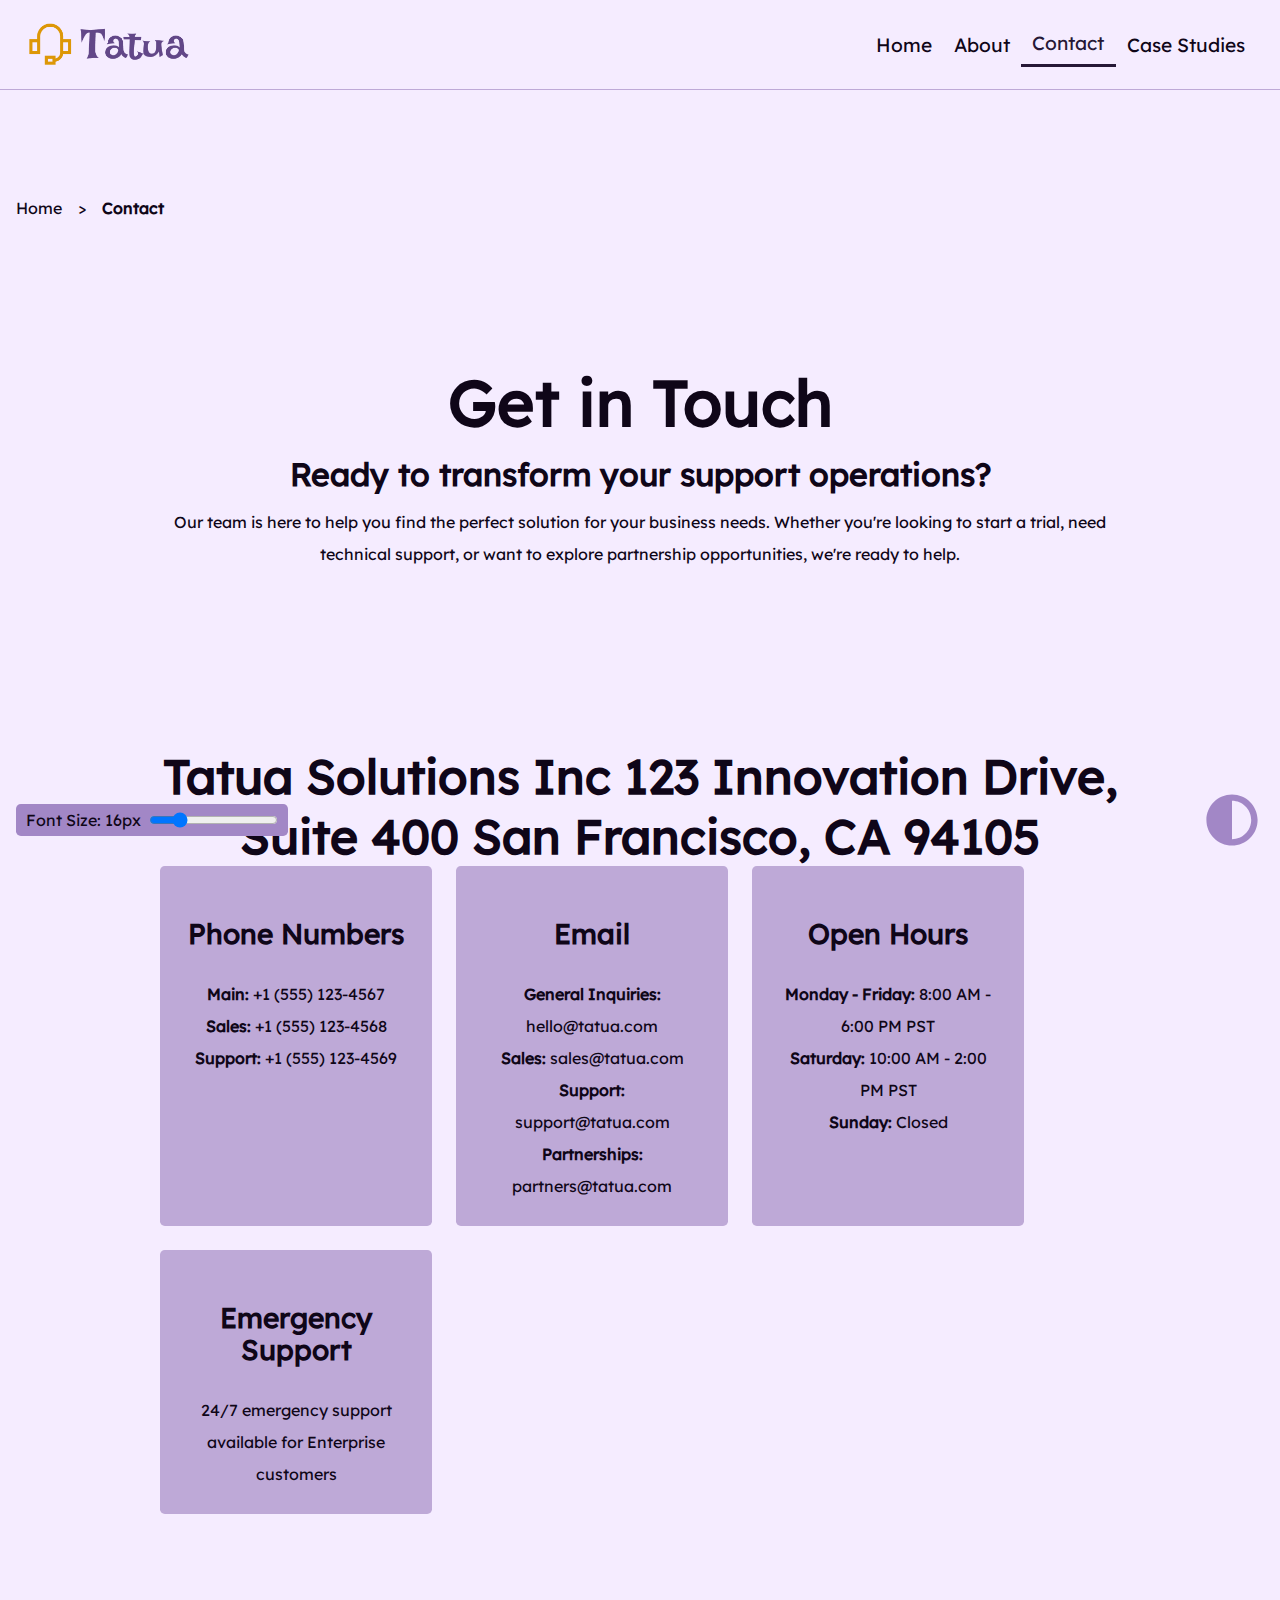
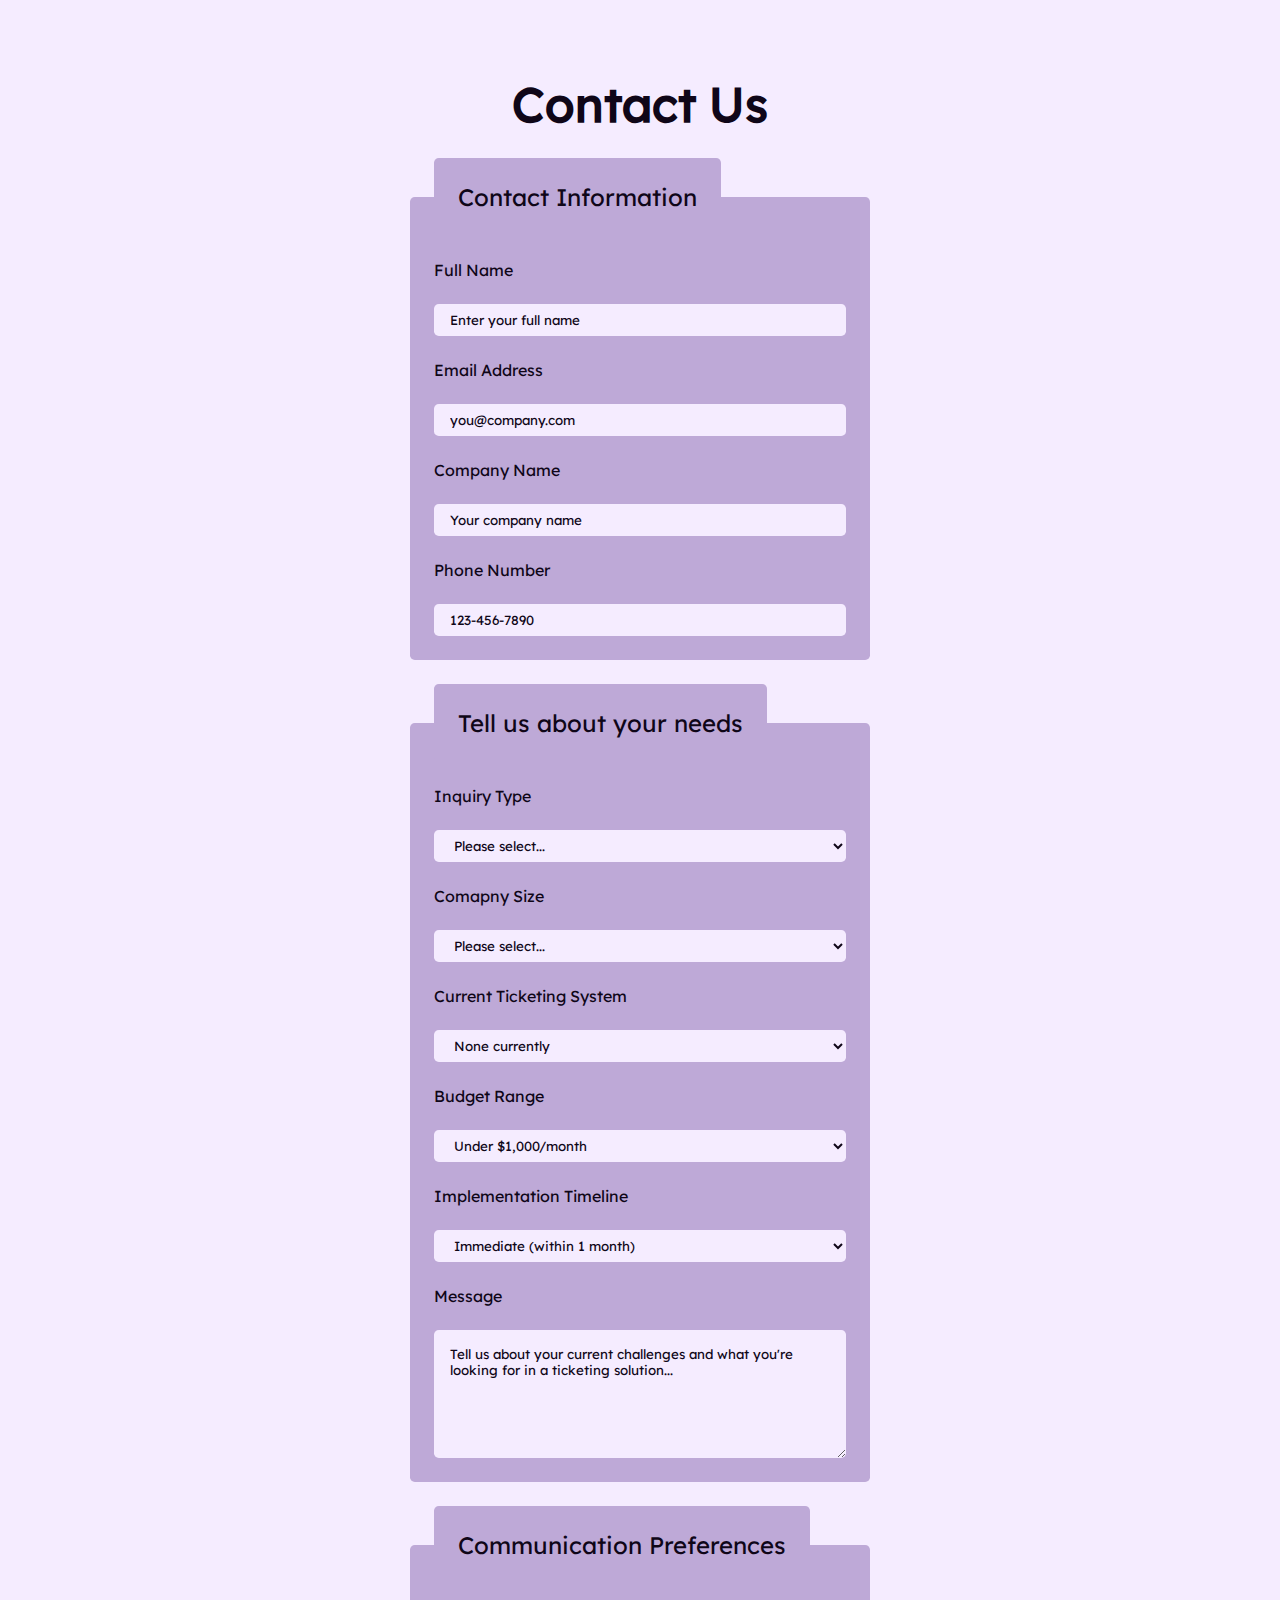
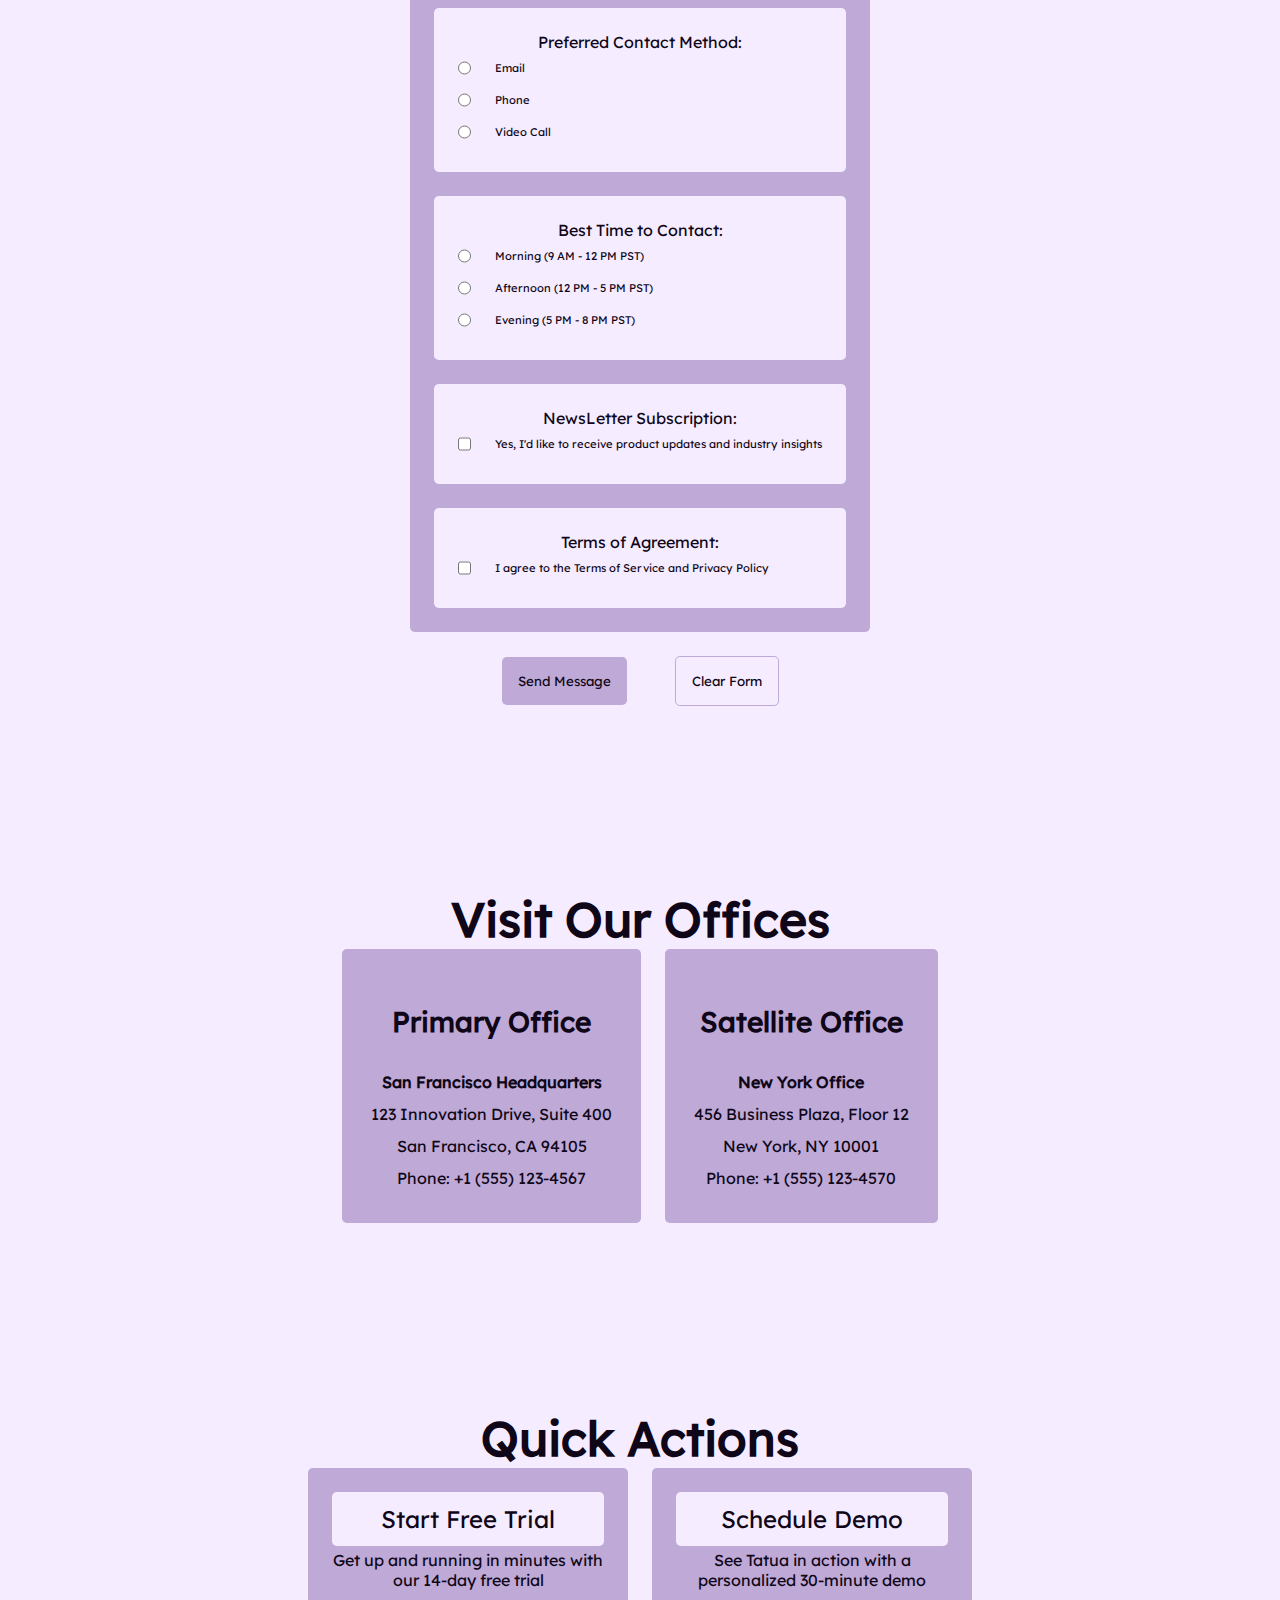
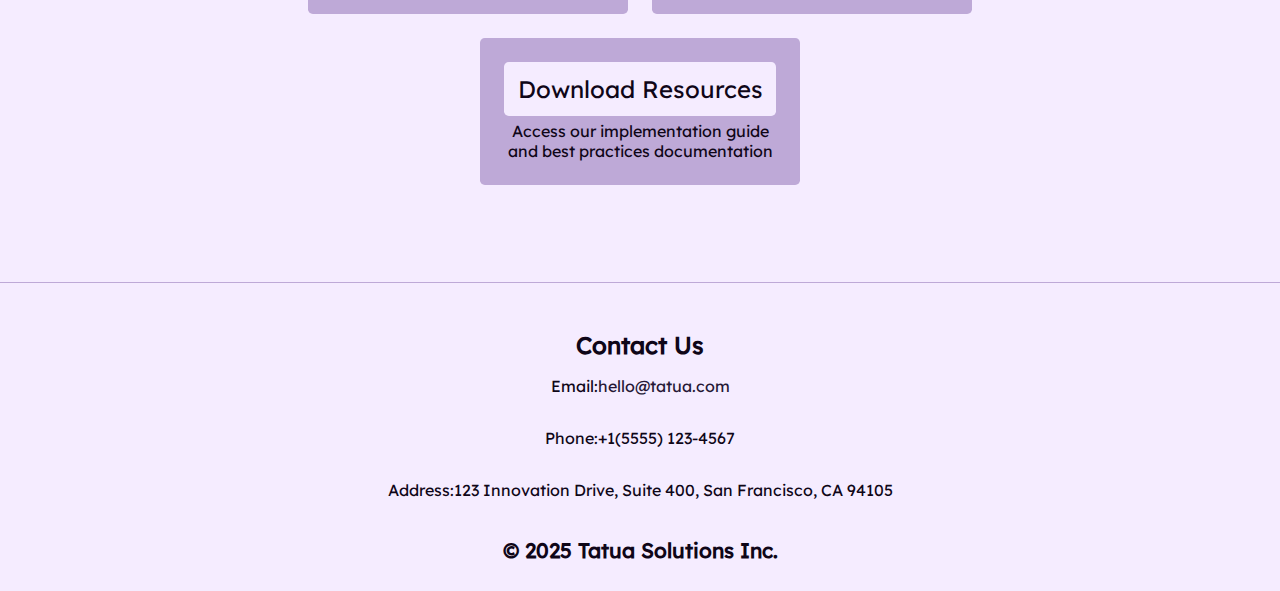
<file: contact.html>
<!DOCTYPE html>
<html lang="en" data-theme="purple">
    <head>
        <meta charset="UTF-8">
        <meta name="viewport" content="width=device-width, initial-scale=1.0">
        <meta name="description" content="Get in touch with Tatua's team. Start your free trial or schedule a demo to see how we can transform your support operations.">
        <link rel="shortcut icon" href="assets/tatua-favicon.png" type="image/x-icon">
        <link rel="stylesheet" href="css/style.css">
        <link rel="stylesheet" href="css/contact.css">
        <title>Contact Us - Tatua Solutions</title>
    </head>
    <body>
        <nav aria-label="Navigation Bar Menu">
            <img src="assets/tatua-logo.png" alt="Tatua Logo">
            <div class="nav-menu">
                <a href="index.html">Home</a>
                <a href="about.html">About</a>
                <a href="" class="current-page">Contact</a>
                <a href="case-studies.html">Case Studies</a>
            </div>

        </nav>
        <section aria-label="Breadcrumb Navigation" class="breadcrumb">
            <div>
                <a href="index.html">Home</a>
                <span> &gt; </span>
                <span><strong>Contact</strong></span>
            </div>
        </section>
        <header class="contact-header" aria-label="Contact Header">
            <h1>Get in Touch</h1>
            <h2>Ready to transform your support operations?</h2>
            <p>
                Our team is here to help you find the perfect solution for your business needs. Whether you're looking to start a trial, need technical support, or want to explore partnership opportunities, we're ready to help.
            </p>
        </header>
        <main>
            <section class="feature-contact-information" aria-label="Company Contact Information">
                <h2>
                    Tatua Solutions Inc
                    123 Innovation Drive, Suite 400 
                    San Francisco, CA 94105
                </h2>
                <ul>
                    <li>
                        <div>
                            <h3>Phone Numbers</h3>
                            <p><span>Main:</span> +1 (555) 123-4567</p>
                            <p><span>Sales:</span> +1 (555) 123-4568</p>
                            <p><span>Support:</span> +1 (555) 123-4569</p>
                        </div>
                    </li>

                    <li>
                        <div>
                            <h3>Email</h3>
                            <p><span>General Inquiries:</span> <a href="mailto:hello@tatua.com">hello@tatua.com</a></p>
                            <p><span>Sales:</span> <a href="mailto:sales@tatua.com">sales@tatua.com</a></p>
                            <p><span>Support:</span> <a href="mailto:support@tatua.com">support@tatua.com</a></p>
                            <p><span>Partnerships:</span> <a href="mailto:partners@tatua.com">partners@tatua.com</a></p>
                        </div>
                    </li>
                    <li>
                        <div>
                            <h3>Open Hours</h3>
                            <p><span>Monday - Friday:</span> 8:00 AM - 6:00 PM PST</p>
                            <p><span>Saturday:</span> 10:00 AM - 2:00 PM PST</p>
                            <p><span>Sunday:</span> Closed</p>
                        </div>
                    </li>

                    <li>
                        <div>
                            <h3>Emergency Support</h3>
                            <p><span></span> 24/7 emergency support available for Enterprise customers</p>
                        </div>
                    </li>
                </ul>
            </section>

            <section class="contact-form" aria-label="Form to contact us">
                <form action="" method="POST">
                    <h2>Contact Us</h2>
                    <fieldset class="personal-info-fieldset">
                        <legend>Contact Information</legend>

                        <label for="full_name_id">Full Name</label>
                        <input type="text" name="full_name" id="full_name_id" placeholder="Enter your full name" minlength="2" maxlength="50" required />

                        <label for="email_address_id">Email Address</label>
                        <input type="email" name="email_address" id="email_address_id" placeholder="you@company.com" required />

                        <label for="company_name_id">Company Name</label>
                        <input type="text" name="company_name" id="company_name_id" placeholder="Your company name" minlength="2" maxlength="100" required />

                        <label for="phone_number_id">Phone Number</label>
                        <input type="tel" name="phone_number" id="phone_number_id" placeholder="123-456-7890" pattern="[0-9]{3}-[0-9]{3}-[0-9]{4}" required />
                    </fieldset>

                    <fieldset class="inquiry-fieldset">
                        <legend>Tell us about your needs</legend>
                        <label for="inquiry_type_id">Inquiry Type</label>
                        <select name="inquiry_type" id="inquiry_type_id">
                            <option value="">Please select...</option>
                            <option value="sales_inquiry">Sales Inquiry</option>
                            <option value="technical_support">Technical Support</option>
                            <option value="partnership_opportunity">Partnership Opportunity</option>
                            <option value="general_question">General Question</option>
                            <option value="demo_request">Demo Request</option>
                        </select>

                        <label for="company_size_id">Comapny Size</label>
                        <select name="company_size" id="company_size_id">
                            <option value="">Please select...</option>
                            <option value="">1-10 employees</option>
                            <option value="">11-50 employees</option>
                            <option value="">51-200 employees</option>
                            <option value="">201-1000 employees</option>
                            <option value="">1000+ employees</option>
                        </select>

                        <label for="current_ticketing_system_id">Current Ticketing System</label>
                        <select name="current_ticketing_system" id="current_ticketing_system_id">
                            <option value="">None currently</option>
                            <option value="">Zendesk</option>
                            <option value="">ServiceNow</option>
                            <option value="">Freshdesk</option>
                            <option value="">Jira Service Management</option>
                            <option value="">Other</option>
                        </select>

                        <label for="budget_range_id">Budget Range</label>
                        <select name="budget_range" id="budget_range_id">
                            <option value="">Under $1,000/month</option>
                            <option value="">$1,000 - $5,000/month</option>
                            <option value="">$5,000 - $15,000/month</option>
                            <option value="">$15,000+/month</option>
                            <option value="">Enterprise (custom pricing)</option>
                        </select>

                        <label for="implementation_timeline_id">Implementation Timeline</label>
                        <select name="implementation_timeline" id="implementation_timeline_id">
                            <option value="">Immediate (within 1 month)</option>
                            <option value="">1-3 months</option>
                            <option value="">3-6 months</option>
                            <option value="">6+ months</option>
                            <option value="">Just exploring options</option>
                        </select>

                        <label for="message_id">Message</label>
                        <textarea name="message" id="message_id" rows="5" minlength="10" maxlength="500" placeholder="Tell us about your current challenges and what you're looking for in a ticketing solution..." required></textarea>
                    </fieldset>

                    <fieldset class="preferrences-fieldset">
                        <legend>Communication Preferences</legend>

                        <div class="preferred-contact-method">
                            <p>Preferred Contact Method: </p>
                            <div>
                                <input type="radio" name="contact_method" id="contact_method_email" value="email">
                                <label for="contact_method_email">Email</label>
                            </div>

                            <div>
                                <input type="radio" name="contact_method" id="contact_method_phone" value="phone">
                                <label for="contact_method_phone">Phone</label>
                            </div>
                            <div>
                                <input type="radio" name="contact_method" id="contact_method_vid" value="video_call">
                                <label for="contact_method_vid">Video Call</label>
                            </div>
                        </div>

                        <div class="best-time-to-contact">
                            <p>Best Time to Contact: </p>
                            <div>
                                <input type="radio" name="best_time_contact" id="best_time_contact_morning" value="morning">
                                <label for="best_time_contact_morning">Morning (9 AM - 12 PM PST)</label>
                            </div>
                            <div>
                                <input type="radio" name="best_time_contact" id="best_time_contact_afternoon"  value="afternoon">
                                <label for="best_time_contact_afternoon">Afternoon (12 PM - 5 PM PST)</label>
                            </div>
                            <div>
                                <input type="radio" name="best_time_contact" id="best_time_contact_evening" value="evening">
                                <label for="best_time_contact_evening">Evening (5 PM - 8 PM PST)</label>
                            </div>
                        </div>

                        <div class="newsletter-subscription">
                            <p>NewsLetter Subscription: </p>
                            <div>
                                <input type="checkbox" name="newsletter_subscription" id="newsletter_subscription_id" value="yes" >
                                <label for="newsletter_subscription_id">Yes, I'd like to receive product updates and industry insights</label>
                            </div>
                        </div>

                        <div class="terms-agreement">
                            <p>Terms of Agreement: </p>
                            <div>
                                <input type="checkbox" name="terms_agreement" id="terms_agreement_id" value="yes" required>
                                <label for="terms_agreement_id">I agree to the Terms of Service and Privacy Policy</label>
                            </div>
                        </div>
                    </fieldset>

                    <div class="button-container">
                        <button class="submit-button">Send Message</button>
                        <button class="reset-button">Clear Form</button>
                    </div>
                </form>
            </section>

            <section class="office-locations" aria-label="Our office locations">
                <h2>Visit Our Offices</h2>
                <ul>
                    <li>
                        <div class="office-location">
                            <h3>Primary Office</h3>
                            <p><b>San Francisco Headquarters</b></p>
                            <p>123 Innovation Drive, Suite 400</p>
                            <p>San Francisco, CA 94105</p>
                            <p>Phone: +1 (555) 123-4567</p>
                        </div>
                    </li>
                    <li>
                        <div class="office-location">
                            <h3>Satellite Office</h3>
                            <p><b>New York Office</b></p>
                            <p>456 Business Plaza, Floor 12</p>
                            <p>New York, NY 10001</p>
                            <p>Phone: +1 (555) 123-4570</p>
                        </div>
                    </li>
                </ul>
            </section>

            <section class="quick-actions-contact">
                <h2>Quick Actions</h2>
                <ul>
                    <li>
                        <a href="">Start Free Trial</a>
                        <p>Get up and running in minutes with our 14-day free trial</p>
                    </li>

                    <li>
                        <a href="">Schedule Demo</a>
                        <p>See Tatua in action with a personalized 30-minute demo</p>
                    </li>

                    <li>
                        <a href="">Download Resources</a>
                        <p>Access our implementation guide and best practices documentation</p>
                    </li>
                </ul>
            </section>
        </main>

        <footer  class="company-information">
            <p class="co-copy-right">&copy; 2025 Tatua Solutions Inc.</p>
                <h2>Contact Us</h2>
            <ul  class="company-contact" aria-label="Footer, company copyright and contact">
                <li><p><span class="contact-head">Email:</span><a href="mailto:hello@tatua.com">hello@tatua.com</a></p></li>
                <li><p><span class="contact-head">Phone:</span>+1(5555) 123-4567</p></li>
                <li><p><span class="contact-head">Address:</span>123 Innovation Drive, Suite 400, San Francisco, CA 94105</p></li>
            </ul>
        </footer>
        <div class="theme-switcher-btn">
            <svg xmlns="http://www.w3.org/2000/svg" viewBox="0 0 640 640" fill="currentColor"><path d="M512 320C512 214 426 128 320 128L320 512C426 512 512 426 512 320zM64 320C64 178.6 178.6 64 320 64C461.4 64 576 178.6 576 320C576 461.4 461.4 576 320 576C178.6 576 64 461.4 64 320z"/></svg>
        </div>

        <div class="slider-container">
            <label for="font-slider">Font Size: <span id="font-value">16</span>px</label>
            <input type="range" id="font-slider" min="10" max="40" value="16">
        </div>

        <script src="js/main.js"></script>
    </body>
</html>
</file>
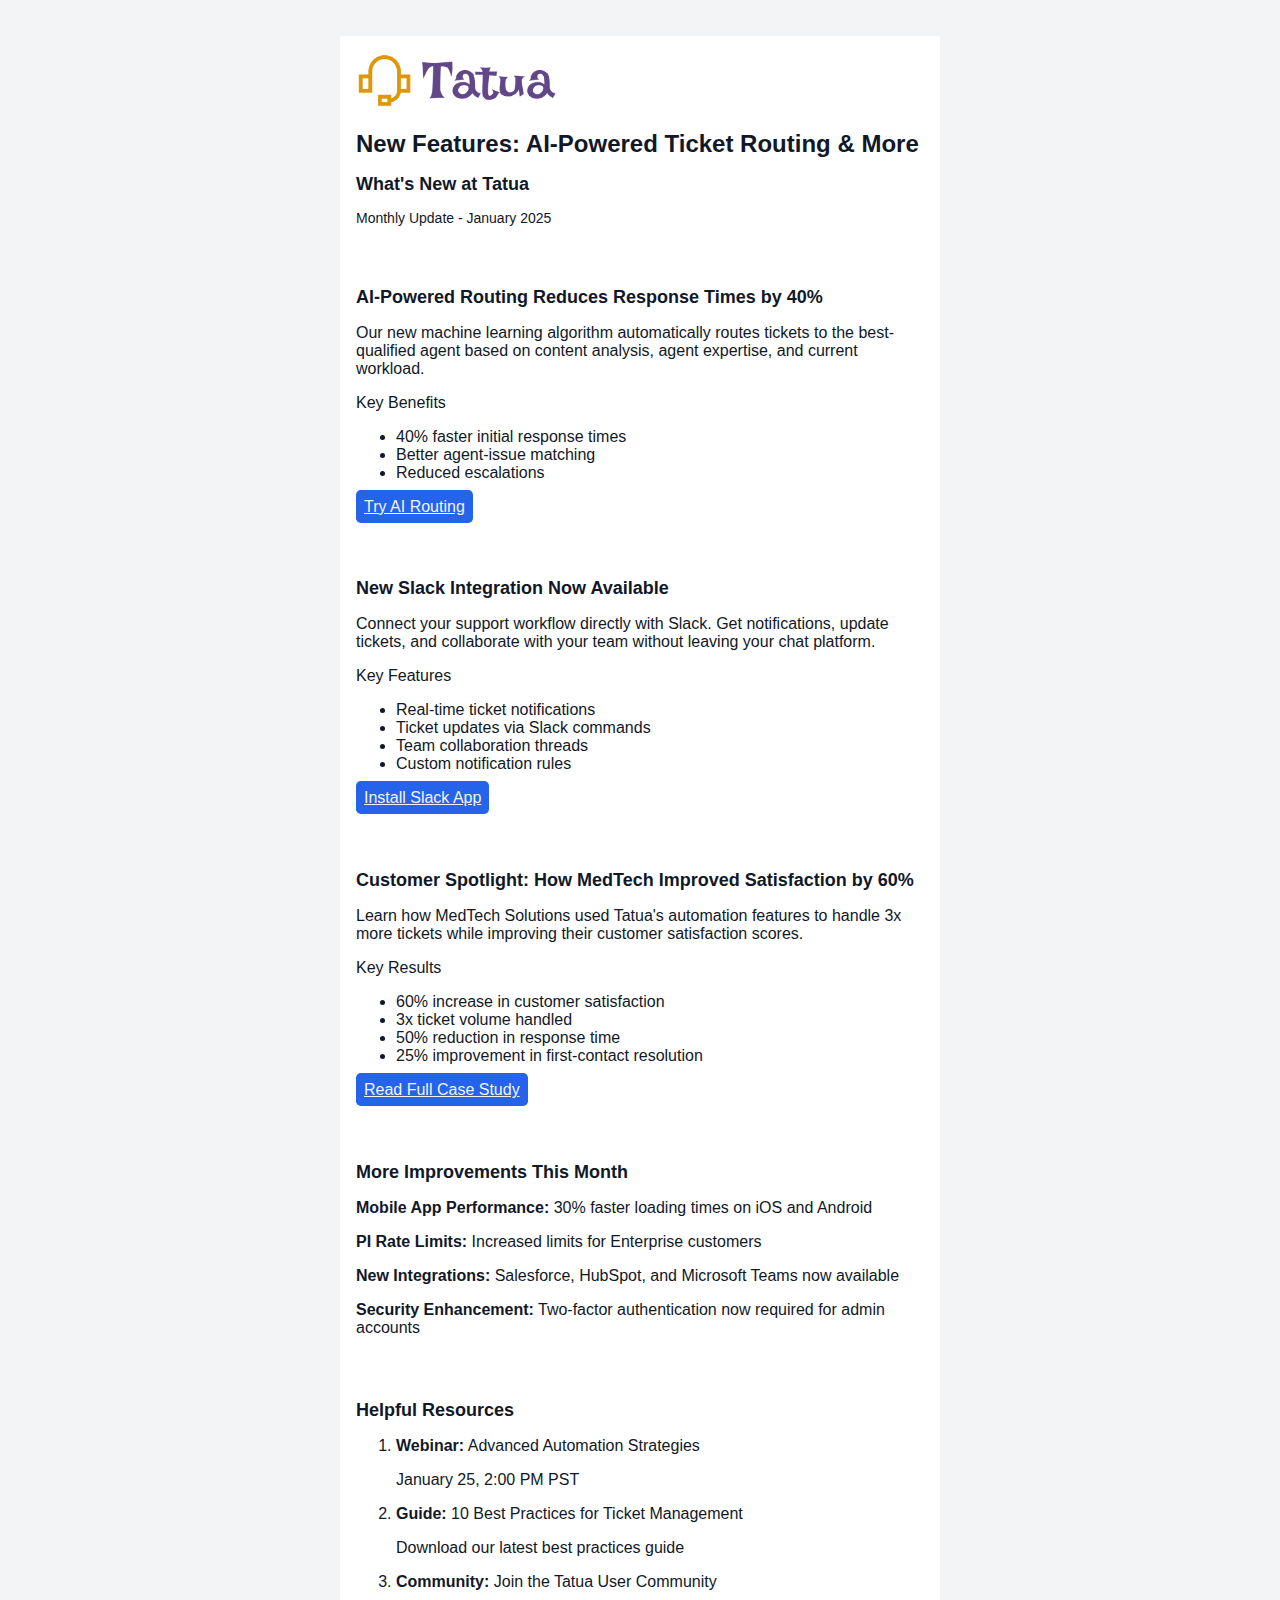
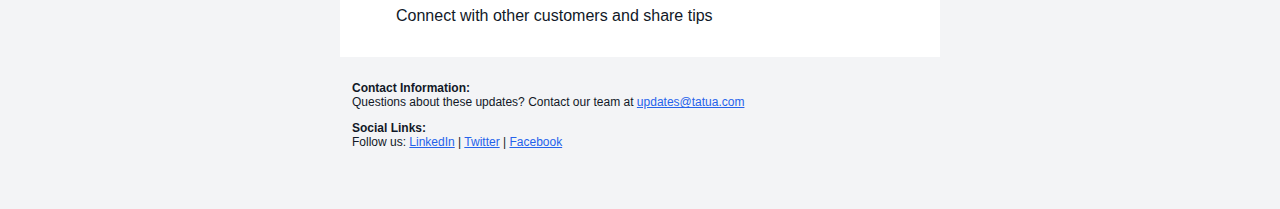
<file: email-templates/product-update-newsletter.html>
<!DOCTYPE html>
<html lang="en">
    <head>
        <meta charset="UTF-8">
        <title>Welcome to Tatua</title>
        <meta name="viewport" content="width=device-width, initial-scale=1.0">
        <style>
            @media only screen and (max-width: 480px) {
                .container {
                    width: 100% !important;
                }
                .stack {
                    display: block !important;
                    width: 100% !important;
                }
                .button {
                    display: block !important;
                    width: 100% !important;
                    text-align: center !important;
                    margin-bottom: 10px;
                }
            }
        </style>
    </head>
    <body style="Margin:0;padding:0; background-color:#F3F4F6; font-family:Arial, Helvetica, sans-serif;color:#111827;">
        <div style="display: none; color: #F3F4F6;">
            See what's new in your Tatua dashboard this month
        </div>
        <table role="presentation" width="100%" cellpadding="0" cellspacing="0" >
            <tr>
                <td style="padding: 1em;">
                    <table role="presentation" width="600" cellpadding="0" cellspacing="0" style="background-color:#ffffff; margin: 20px auto; border-collapse:collapse;">
                        <tr>
                            <td style="padding: 1em;">
                                <img src="../assets/tatua-logo.png" alt="Tatua logo" style="width: 200px;">
                                <h1 style="font-size: 24px; color: #111827;">New Features: AI-Powered Ticket Routing & More</h1>
                                <h2 style="font-size: 18px; color: #111827;">What's New at Tatua</h2>
                                <p style="font-size: 14px; color: #111827;">Monthly Update - January 2025</p>
                            </td>
                        </tr>
                        <tr>
                            <td style="padding: 1em;">
                                <h2 style="font-size: 18px; color: #111827;">AI-Powered Routing Reduces Response Times by 40%</h2>
                                <p>Our new machine learning algorithm automatically routes tickets to the best-qualified agent based on content analysis, agent expertise, and current workload.</p>
                                <p>Key Benefits</p>
                                <ul>
                                    <li>40% faster initial response times</li>
                                    <li>Better agent-issue matching</li>
                                    <li>Reduced escalations</li>
                                </ul>
                                <p><a href="" style="background-color: #2563EB; padding: .5em; color: #F3F4F6; border-radius: .3em;">Try AI Routing</a></p>
                            </td>
                        </tr>

                        <tr>
                            <td style="padding: 1em;">
                                <h2 style="font-size: 18px; color: #111827;">New Slack Integration Now Available</h2>
                                <p>Connect your support workflow directly with Slack. Get notifications, update tickets, and collaborate with your team without leaving your chat platform.</p>
                                <p>Key Features</p>
                                <ul>
                                    <li>Real-time ticket notifications</li>
                                    <li>Ticket updates via Slack commands</li>
                                    <li>Team collaboration threads</li>
                                    <li>Custom notification rules</li>
                                </ul>
                                <p><a href="" style="background-color: #2563EB; padding: .5em; color: #F3F4F6; border-radius: .3em;">Install Slack App</a></p>
                            </td>
                        </tr>

                        <tr>
                            <td style="padding: 1em;">
                                <h2 style="font-size: 18px; color: #111827;">Customer Spotlight: How MedTech Improved Satisfaction by 60%</h2>
                                <p>Learn how MedTech Solutions used Tatua's automation features to handle 3x more tickets while improving their customer satisfaction scores.</p>
                                <p>Key Results</p>
                                <ul>
                                    <li>60% increase in customer satisfaction</li>
                                    <li>3x ticket volume handled</li>
                                    <li>50% reduction in response time</li>
                                    <li>25% improvement in first-contact resolution</li>
                                </ul>
                                <p><a href="" style="background-color: #2563EB; padding: .5em; color: #F3F4F6; border-radius: .3em;">Read Full Case Study</a></p>
                            </td>
                        </tr>

                        <tr class="additional-updates">
                            <td style="padding: 1em;">
                                <h2 style="font-size: 18px; color: #111827;">More Improvements This Month</h2>
                                <p><span><strong>Mobile App Performance:</strong></span> 30% faster loading times on iOS and Android</p>
                                <p><span><strong>PI Rate Limits:</strong></span> Increased limits for Enterprise customers</p>
                                <p><span><strong>New Integrations:</strong></span> Salesforce, HubSpot, and Microsoft Teams now available</p>
                                <p><span><strong>Security Enhancement:</strong></span> Two-factor authentication now required for admin accounts</p>
                            </td>
                        </tr>

                        <tr class="resources">
                            <td style="padding: 1em;">
                                <h2 style="font-size: 18px; color: #111827;">Helpful Resources</h2>
                                <ol>
                                    <li>
                                        <p><span><strong>Webinar:</strong></span> Advanced Automation Strategies</p>
                                        <p>January 25, 2:00 PM PST</p>
                                    </li>

                                    <li>
                                        <p><span><strong>Guide:</strong></span> 10 Best Practices for Ticket Management</p>
                                        <p>Download our latest best practices guide</p>
                                    </li>

                                    <li>
                                        <p><span><strong>Community:</strong></span> Join the Tatua User Community</p>
                                        <p>Connect with other customers and share tips</p>
                                    </li>
                                </ol>
                            </td>
                        </tr>

                        <tr class="footer" style="font-size: 12px;">
                            <td style="padding: 1em; background-color: #F3F4F6;">
                                <p>
                                    <span><strong>Contact Information:</strong></span> <br>
                                    Questions about these updates? Contact our team at 
                                    <a href="mailto:updates@tatua.com" style="color: #2563EB;">updates@tatua.com</a>
                                </p>

                                <p>
                                    <span><strong>Social Links:</strong></span> <br>
                                    Follow us: 
                                    <a href="" style="color: #2563EB;">LinkedIn</a> | 
                                    <a href="" style="color: #2563EB;">Twitter</a> | 
                                    <a href="" style="color: #2563EB;">Facebook</a>
                                </p>
                            </td>
                        </tr>

                    </table>
                </td>
            </tr>
        </table>
    </body>
</html>
</file>
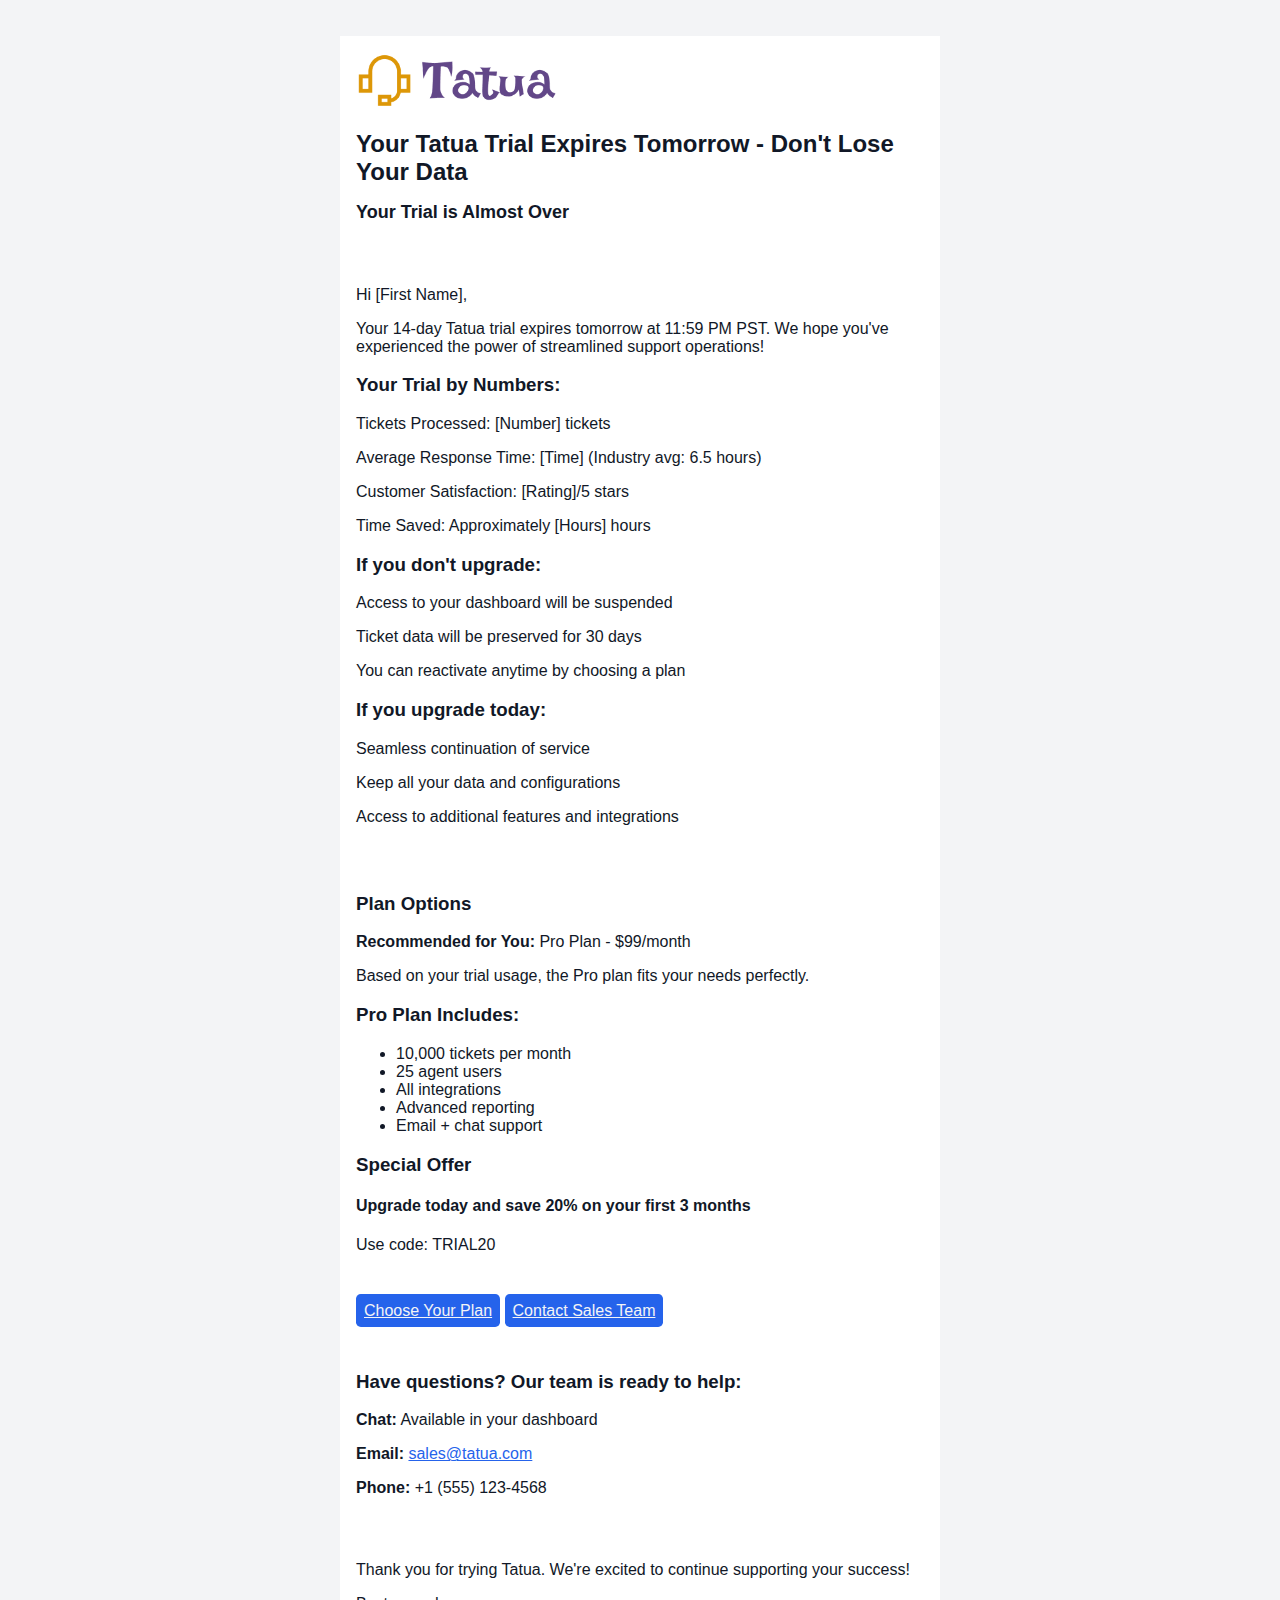
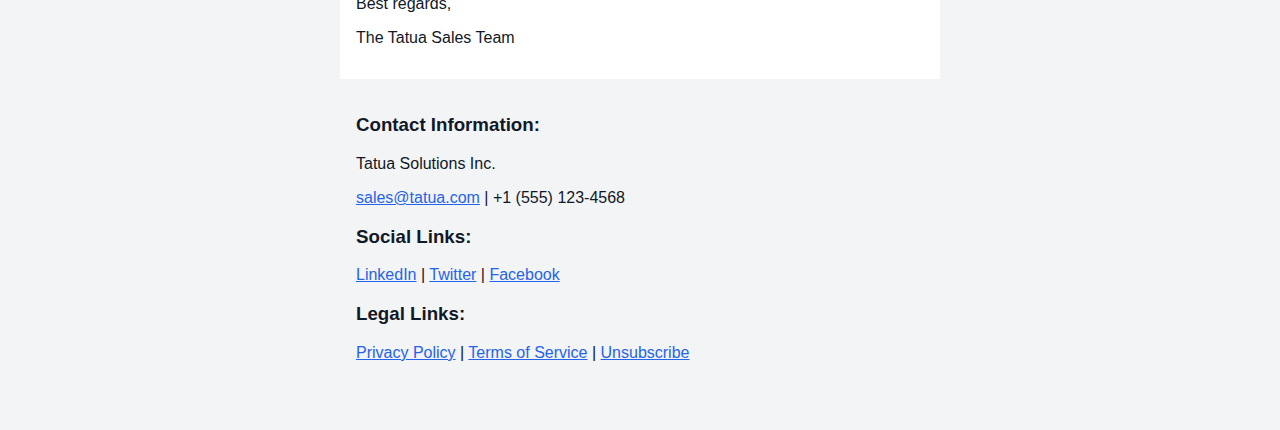
<file: email-templates/trial-expiration-template.html>
<!DOCTYPE html>
<html lang="en">
    <head>
        <meta charset="UTF-8">
        <title>Welcome to Tatua</title>
        <meta name="viewport" content="width=device-width, initial-scale=1.0">
        <style>
            @media only screen and (max-width: 480px) {
                .container {
                    width: 100% !important;
                }
                .stack {
                    display: block !important;
                    width: 100% !important;
                }
                .button {
                    display: block !important;
                    width: 100% !important;
                    text-align: center !important;
                    margin-bottom: 10px;
                }
            }
        </style>
    </head>
    <body style="Margin:0;padding:0; background-color:#F3F4F6; font-family:Arial, Helvetica, sans-serif;color:#111827; text-decoration: none;">
        <div style="display: none; color: #F3F4F6;">
            Continue your support transformation with a paid plan
        </div>
        <table role="presentation" width="100%" cellpadding="0" cellspacing="0" >
            <tr>
                <td style="padding: 1em;">
                    <table role="presentation" width="600" cellpadding="0" cellspacing="0" style="background-color:#ffffff; margin: 20px auto; border-collapse:collapse;">
                        <tr>
                            <td style="padding: 1em;">
                                <img src="../assets/tatua-logo.png" alt="Tatua logo" style="width: 200px;">
                                <h1 style="font-size: 24px; color: #111827;">Your Tatua Trial Expires Tomorrow - Don't Lose Your Data</h1>
                                <h2 style="font-size: 18px; color: #111827;">Your Trial is Almost Over</h2>
                            </td>
                        </tr>

                        <tr>
                            <td style="padding: 1em;">
                                <p>Hi [First Name],</p>
                                <p>Your 14-day Tatua trial expires tomorrow at 11:59 PM PST. We hope you've experienced the power of streamlined support operations!</p>
                                
                                <h3>Your Trial by Numbers:</h3>
                                <p><span>Tickets Processed:</span> [Number] tickets</p>
                                <p><span>Average Response Time:</span> [Time] (Industry avg: 6.5 hours)</p>
                                <p><span>Customer Satisfaction:</span> [Rating]/5 stars</p>
                                <p><span>Time Saved:</span> Approximately [Hours] hours</p>

                                <h3>If you don't upgrade:</h3>
                                <p>Access to your dashboard will be suspended</p>
                                <p>Ticket data will be preserved for 30 days</p>
                                <p>You can reactivate anytime by choosing a plan</p>

                                <h3>If you upgrade today:</h3>
                                <p>Seamless continuation of service</p>
                                <p>Keep all your data and configurations</p>
                                <p>Access to additional features and integrations</p>

                            </td>
                        </tr>

                        <tr>
                            <td style="padding: 1em;">
                                <h3>Plan Options</h3>
                                <p><span><strong>Recommended for You:</strong></span> Pro Plan - $99/month</p>
                                <p>Based on your trial usage, the Pro plan fits your needs perfectly.</p>

                                <h3>Pro Plan Includes:</h3>
                                <ul>
                                    <li>10,000 tickets per month</li>
                                    <li>25 agent users</li>
                                    <li>All integrations</li>
                                    <li>Advanced reporting</li>
                                    <li>Email + chat support</li>
                                </ul>

                                <h3>Special Offer</h3>
                                <h4>Upgrade today and save 20% on your first 3 months</h4>
                                <p>Use code: TRIAL20</p>
                            </td>
                        </tr>

                        <tr>
                            <td style="padding: 1em;">
                                <a href="" style="background-color: #2563EB; color: #F3F4F6; padding: .5em; border-radius: .3em;">Choose Your Plan</a>
                                <a href="" style="background-color: #2563EB; color: #F3F4F6; padding: .5em; border-radius: .3em;">Contact Sales Team</a>
                            </td>
                        </tr>

                        <tr>
                            <td style="padding: 1em;">
                                <h3>Have questions? Our team is ready to help:</h3>
                                <p><span><strong>Chat:</strong></span> Available in your dashboard</p>
                                <p><span><strong>Email:</strong></span> <a href="mailto:sales@tatua.com" style="color: #2563EB;">sales@tatua.com</a></p>
                                <p><span><strong>Phone:</strong></span> +1 (555) 123-4568</p>
                            </td>
                        </tr>

                        <tr>
                            <td style="padding: 1em;">
                                <p>Thank you for trying Tatua. We're excited to continue supporting your success!</p>
                                <p>Best regards,</p>
                                <p>The Tatua Sales Team</p>
                            </td>
                        </tr>

                        <tr class="footer" style="padding: 1em; background-color: #F3F4F6;">
                            <td style="padding: 1em;">
                                <h3>Contact Information:</h3>
                                <p>Tatua Solutions Inc.</p>
                                <p><a href="mailto:sales@tatua.com" style="color: #2563EB;">sales@tatua.com</a> | +1 (555) 123-4568</p>

                                <h3>Social Links:</h3>
                                <p>
                                    <a href="" style="color: #2563EB;">LinkedIn</a> | 
                                    <a href="" style="color: #2563EB;">Twitter</a> | 
                                    <a href="" style="color: #2563EB;">Facebook</a>
                                </p>

                                <h3>Legal Links:</h3>
                                <p>
                                    <a href="" style="color: #2563EB;">Privacy Policy</a> | 
                                    <a href="" style="color: #2563EB;">Terms of Service</a> | 
                                    <a href="" style="color: #2563EB;">Unsubscribe</a>
                                </p>
                            </td>
                        </tr>
                        
                    </table>
                </td>
            </tr>
        </table>
    </body>
</html>
</file>
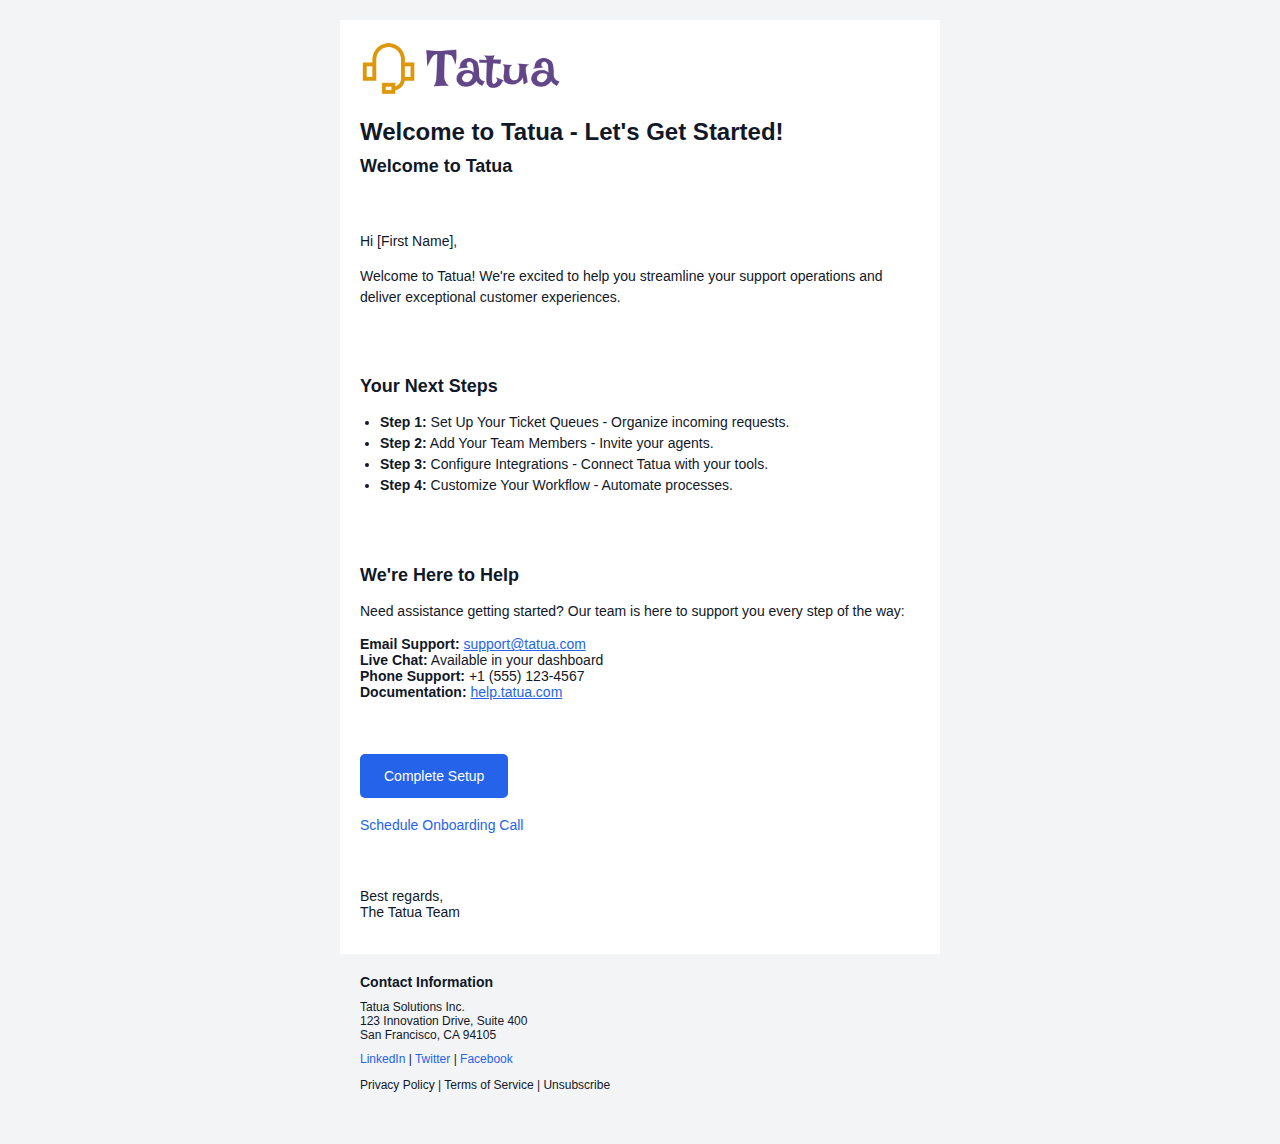
<file: email-templates/welcome-template.html>
<!DOCTYPE html>
<html lang="en">
    <head>
        <meta charset="UTF-8">
        <title>Welcome to Tatua</title>
        <meta name="viewport" content="width=device-width, initial-scale=1.0">
        <style>
            @media only screen and (max-width: 480px) {
                .container {
                    width: 100% !important;
                }
                .stack {
                    display: block !important;
                    width: 100% !important;
                }
                .button {
                    display: block !important;
                    width: 100% !important;
                    text-align: center !important;
                    margin-bottom: 10px;
                }
            }
        </style>
    </head>
    <body style="Margin:0;padding:0;background-color:#F3F4F6;font-family:Arial, Helvetica, sans-serif; color:#111827;">

        <div style="display:none; font-size:1px; color:#F3F4F6; line-height:1px; font-family:Arial, sans-serif; max-height:0; max-width:0; opacity:0; overflow:hidden;">
            Your support transformation begins now
        </div>

        <table role="presentation" width="100%" cellpadding="0" cellspacing="0" >
            <tr>
                <td>
                    <table role="presentation" class="container" width="600" cellpadding="0" cellspacing="0" style="background-color:#ffffff; margin: 20px auto; border-collapse:collapse;">
                        <tr>
                            <td style="padding: 20px;">
                                <img src="../assets/tatua-logo.png" alt="Tatua company logo" width="200px" style="display:block;">
                                <h1 style="font-size:24px; margin:20px 0 0 0; color:#111827;">Welcome to Tatua - Let's Get Started!</h1>
                                <h2 style="font-size:18px; margin:10px 0 0 0; color:#111827;">Welcome to Tatua</h2>
                            </td>
                        </tr>

                        <tr>
                            <td style="padding: 20px;">
                                <p style="font-size:14px; line-height:1.5;">Hi [First Name],</p>
                                <p style="font-size:14px; line-height:1.5;">
                                    Welcome to Tatua! We're excited to help you streamline your support operations and deliver exceptional customer experiences.
                                </p>
                            </td>
                        </tr>

                        <tr>
                            <td style="padding: 20px;">
                                <h2 style="font-size:18px; color:#111827;">Your Next Steps</h2>
                                <ul style="font-size:14px; line-height:1.5; padding-left: 20px; color:#111827;">
                                    <li><strong>Step 1:</strong> Set Up Your Ticket Queues - Organize incoming requests.</li>
                                    <li><strong>Step 2:</strong> Add Your Team Members - Invite your agents.</li>
                                    <li><strong>Step 3:</strong> Configure Integrations - Connect Tatua with your tools.</li>
                                    <li><strong>Step 4:</strong> Customize Your Workflow - Automate processes.</li>
                                </ul>
                            </td>
                        </tr>

                        <tr>
                            <td style="padding: 20px;">
                                <h2 style="font-size:18px; color:#111827;">We're Here to Help</h2>
                                <p style="font-size:14px; line-height:1.5;">Need assistance getting started? Our team is here to support you every step of the way:</p>
                                <p style="font-size:14px;">
                                    <strong>Email Support:</strong> <a href="mailto:support@tatua.com" style="color:#2563EB;">support@tatua.com</a><br>
                                    <strong>Live Chat:</strong> Available in your dashboard<br>
                                    <strong>Phone Support:</strong> +1 (555) 123-4567<br>
                                    <strong>Documentation:</strong> <a href="https://help.tatua.com" style="color:#2563EB;">help.tatua.com</a>
                                </p>
                            </td>
                        </tr>

                        <tr>
                            <td style="padding: 20px;">
                                <a href="#" class="button" style="background-color:#2563EB; color:#ffffff; padding: 14px 24px; text-decoration:none; border-radius:5px; font-size:14px; display:inline-block; min-width: 44px;">Complete Setup</a>
                                <br><br>
                                <a href="#" class="button" style="font-size:14px; color:#2563EB; text-decoration:none; min-width: 44px;">Schedule Onboarding Call</a>
                            </td>
                        </tr>

                        <tr>
                            <td style="padding: 20px;">
                                <p style="font-size:14px;">
                                    Best regards,<br>
                                    The Tatua Team
                                </p>
                            </td>
                        </tr>

                        <tr class="footer" style="font-size: 12px;">
                            <td style="padding: 20px; font-size:12px; color:#111827; background-color:#F3F4F6;">
                                <h3 style="font-size:14px; margin:0 0 10px 0; color:#111827;">Contact Information</h3>
                                <p style="margin:0;">
                                    Tatua Solutions Inc.<br>
                                    123 Innovation Drive, Suite 400<br>
                                    San Francisco, CA 94105
                                </p>
                                <p style="margin-top:10px;">
                                    <a href="#" style="color:#2563EB; text-decoration:none;">LinkedIn</a> |
                                    <a href="#" style="color:#2563EB; text-decoration:none;">Twitter</a> |
                                    <a href="#" style="color:#2563EB; text-decoration:none;">Facebook</a>
                                </p>
                                <p style="margin-top:10px;">
                                    <a href="#" style="color:#111827; text-decoration:none;">Privacy Policy</a> |
                                    <a href="#" style="color:#111827; text-decoration:none;">Terms of Service</a> |
                                    <a href="#" style="color:#111827; text-decoration:none;">Unsubscribe</a>
                                </p>
                            </td>
                        </tr>
                    </table>
                </td>
            </tr>
        </table>
    </body>
</html>
</file>
<file: css/style.css>
@import url(../css/variables.css);

@font-face {
    font-family: 'Lexend Deca';
    src: url('../fonts/Lexend_Deca/LexendDeca-VariableFont_wght.ttf') format('truetype');
    font-weight: normal;
    font-style: normal;
}

* {
    padding: 0;
    margin: 0;
    background-color:var(--secondary-02);
    color: var(--text);
    font-family: 'Lexend Deca';
    box-sizing: border-box;
    color: var(--text);
}

html {
    scroll-behavior: smooth;
    font-size: 16px;
    transition: font-size 0.3s ease;
}

body {
    display: flex;
    flex-direction: column;
    gap: 1rem;
    padding: 0;
    margin: 0;
}

section {
    min-height: 60vh;
    height: fit-content;
    width: 100%;
    display: flex;
    flex-direction: column;
    padding: 5rem 10rem;
    margin: 0;
    align-items: center;
    justify-content: center;
    font-size: 1.5rem;
    /* gap: 1rem; */
}

h1 {
    font-size: 3rem;
    text-align: center;
}

section h2 {
    font-size: 2rem;
    text-align: center;
}

h3 {
    text-align: center;
    padding: 1em 0 1em;
}

section p {
    font-size: 1rem;
    text-align: center;
}

a {
    text-decoration: none;
    color: var(--text);
}

span {
    font-weight: 550;
}

nav {
    background-color: var(--secondary-02);
    font-size: .7rem;
    line-height: 10vh;
    display: flex;
    width: 100vw;
    justify-content: space-evenly;
    align-items: center;
    flex-wrap: wrap;
    height: 13vh;
    padding: .5rem;
    border-bottom: .05rem solid var(--primary-06);
}

nav > img {
    padding: 0 .5em;
    width: 100px;
    background-color: var(--secondary-02);
}

.nav-menu {
    background-color: var(--secondary-02);
    padding: 0 1rem;
    height: 5vh;
    display: inline-flex;
    justify-content: space-evenly;
}

.nav-menu a {
    padding: 0 .7rem;
    background-color: var(--secondary-02);
    display: flex;
    align-items: center;
    height: inherit;
}

.breadcrumb {
    min-height: unset;
    display: flex;
    justify-content: space-around;
    height: 5vh;
    line-height: 5vh;
    width: 100vw;
    font-size: .75rem;
} 

.breadcrumb div {
    width: inherit;
    display: flex;
    gap: 1rem;
    padding: 0 1rem;
}

footer {
    background-color: var(--secondary-02);
    min-height: 34.3vh;
    width: 100vw;
    border-top: .05rem solid var(--primary-06);
}

footer  a {
    color: var(--secondary-01);
    background-color: var(--secondary-02);
}

footer p {
    text-align: center;
    width: 100vw;
}

footer li {
    /* padding: 1rem 0; */
    background-color: var(--secondary-02);
    
}

.company-information p {
    background-color: var(--secondary-02);
}

.company-information h2 {
    background-color: var(--secondary-02);
    text-align: center;
}

.company-information span {
    background-color: var(--secondary-02);
}

.co-copy-right {
    font-weight: bold;
    padding: .5em;
    font-size: 1.3rem;
    position: relative;
    top: 27vh;
}

.company-contact {
    background-color: var(--secondary-02);
}

.company-contact > ul {
    list-style: none;
}

button {
    border: none;
    padding: 1rem;
    background-color: var(--primary-06);
    border-radius: .3rem;
}

button:hover {
    box-shadow: var(--on-hover) var(--primary-02);
}

@media screen and (min-width: 768px) {
    h1 {
        font-size: 4rem;
    }

    section h2 {
        font-size: 3rem;
    }

    section p {
        font-size: 1rem;
    }

    nav {
        background-color: var(--secondary-02);
        font-size: 1rem;
        line-height: 10vh;
        display: flex;
        width: 100vw;
        justify-content: space-between;
        align-items: center;
        height: 10vh;
        padding: .5rem;
    }

    nav > img {
        padding: 0 .5em;
        width: 100px;
        background-color: var(--secondary-02);
    }

    .nav-menu {
        background-color: var(--secondary-02);
        padding: 0 1rem;
        height: 5vh;
        display: inline-flex;
        justify-content: space-evenly;
    }

    .nav-menu a {
        padding: 0 .7rem;
        background-color: var(--secondary-02);
        display: flex;
        align-items: center;
        height: inherit;
    }

    .breadcrumb {
        display: flex;
        justify-content: space-around;
        height: 5vh;
        line-height: 5vh;
        width: 100vw;
        font-size: 1rem;
    } 

    .breadcrumb div {
        width: inherit;
        display: flex;
        gap: 1rem;
        padding: 0 1rem;
    }

    footer li {
        padding: 1rem 0;
    }

    .slider-container {
        width: 20rem;
        bottom:1rem;
    }

    .theme-switcher-btn {
        bottom: 1rem;
    }
}

@media screen and (min-width: 1024px) {
    nav {
        background-color: var(--secondary-02);
        font-size: 1.2em;
        line-height: 10vh;
        display: flex;
        justify-content: space-between;
        align-items: center;
        height: 10vh;
        flex-wrap: wrap;
    }

    nav > img {
        padding: 0 1em;
        width: 200px;
        background-color: var(--secondary-02);
    }

    nav > div {
        padding: 0 1rem;
    }

    .current-page {
        color: var(--secondary-01);
        border-bottom: .2em solid var(--secondary-01);
    }

    .nav-menu {
        background-color: var(--secondary-02);
    }

    .nav-menu a {
        padding: 0 .7rem;
        background-color: var(--secondary-02);
    }

    .breadcrumb {
        display: flex;
        justify-content: space-around;
        height: 5vh;
        line-height: 5vh;
        width: 100vw;
        font-size: 1rem;
    } 

    .breadcrumb div {
        width: inherit;
        display: flex;
        gap: 1rem;
        padding: 0 1rem;
    }

    footer li {
        padding: 1rem 0;
    }
}

.theme-switcher-btn {
    height: 4rem;
    width: 4rem;
    border-radius: 4rem;
    background-color: var(--primary-05);
    position: fixed;
    bottom: 3rem;
    right: 1rem;

}

.theme-switcher-btn svg {
    fill: var(--primary-05);
}

.slider-container {
    height: 2rem;
    width: 17rem;
    border-radius: .3rem;
    background-color: var(--primary-05);
    position: fixed;
    bottom:4rem;
    left: 1rem;
    display: flex;
    align-items: center;
    justify-content: center;
}

.slider-container label {
    font-size: 1rem;
    background-color: inherit;
    padding-right: .5rem;
    color: var(--text);
}

.slider-container span {
    background-color: inherit;
}

.slider-container {
    background-color: var(--primary-05);
}
</file>
<file: css/index-landing.css>
.header-section {
    display: flex;
    flex-direction: column;
    gap: 2rem;
}

header p {
    font-size: 1.3rem;
    line-height: 2.6rem;
}

.tagline {
    font-weight: 700;
    padding: 1rem 0;
    margin: 1rem auto;
}

.call-to-action .secondary {
    background-color: transparent;
    border: .1rem solid var(--primary-06);
}

.services-section {
    gap: 1em;
}

.services {
    list-style: none;
    display: flex;
    flex-direction: column;
    gap: 1em;
}

.service-container {
    background-color: var(--primary-06);
    border-radius: .3rem;
    padding: .5em;
}

.service-container:hover 
{
    box-shadow: var(--on-hover) var(--primary-02);
}

.service-title,.service-description {
    background-color: var(--primary-06);
}

.stats-section {
    gap: 1em;
    height: fit-content;
}

.stats {
    list-style: none;
    display: flex;
    flex-direction: column;
    gap: 1em;
}

.stat-container {
    background-color: var(--primary-06);
    padding: .5em;
    border-radius: .3rem;
}

.stat-container:hover {
    box-shadow: var(--on-hover) var(--primary-02);
}

.stat-container p {
    background-color: var(--primary-06);
}

.stats span {
    font-size: 3rem;
    background-color: var(--primary-06);

}

@media screen and (min-width: 768px) {
    .services-section ul {
        flex-direction: row;
    }

    .stats {
        flex-direction: row;
    }
}

@media screen and (min-width: 1024px) {
    .tagline {
        font-size: 1.5rem;
    }

    .service-container {
        max-width: 20rem;
    }

    .stat-container {
        width: 15rem;
    }
}
</file>
<file: css/about-page.css>
:root {
    --primary-01: #3a3d43;
    --primary-02: #232428; /*sec btn backs*/
    --primary-03: #50555e;
    --primary-04: #676d79;
    --primary-05: #818793;
    --primary-06: #9ea2aa;
    --secondary-01: #2d69ec;
    --secondary-02: #00091e;
    --accent: #9ea2aa;
    --text: #f0f2f4;
    --container-padding: .5em;
    --on-hover: .1rem .3rem .3rem .2rem;
}

.company-story p {
    line-height: 2em;
}

.company-mission-statement p {
    line-height: 2em;
}

.company-team {
    height: fit-content;
}

.company-team ul {
    list-style: none;
    display: flex;
    flex-direction: column;
    gap: 1em;
    flex-wrap: wrap;
}

.company-team li {
    flex: 1;
    background-color: var(--primary-06);
    padding: 1em;
    border-radius: .3rem;
}

.company-team li:hover {
    box-shadow: var(--on-hover) var(--primary-02);
}

.company-team p {
    background-color: var(--primary-06);
    padding: .5em;
    display: flex;
    justify-content: space-between;
}

.detail-title {
    background-color: var(--primary-06);
    padding-right: .3em;
    font-weight: 600;
}

.company-about-stats {
    height: fit-content;
}

.company-about-stats ul {
    list-style: none;
    display: flex;
    flex-direction: column;
    gap: 1em;
    flex-wrap: wrap;
    align-items: center;
    justify-content: center;
}

.company-about-stats li {
    flex: 1;
    background-color: var(--primary-06);
    padding: 1em;
    border-radius: .3rem;
}

.company-about-stats li:hover {
    box-shadow: var(--on-hover) var(--primary-02);
}

.company-about-stats p {
    background-color: var(--primary-06);
    max-width: 10rem;
}

.company-about-stats span {
    background-color: var(--primary-06);
    font-size: 4rem;
}

.company-values ul {
    list-style: none;
    display: flex;
    flex-direction: column;
    gap: 2rem;
}

.company-values span {
    font-weight: 600;
    padding-right: 2em;
}

@media screen and (min-width: 768px) {
    .company-story p {
        max-width: 50rem;
        font-size: 1.3rem;
    }

    .company-team ul {
        flex-direction: row;
        width: 50rem;
    }

    .company-about-stats ul {
        flex-direction: row;
        max-width: 50rem;
    }

    .company-values p {
        font-size: 1.3rem;
    }
}

@media screen and (min-width: 1024px) {
    .company-team ul {
        flex-direction: row;
        width: 60rem;
    }
}
</file>
<file: css/case-studies.css>
header {
    display: flex;
    flex-direction: column;
    gap: 1rem;
    align-items: center;
    justify-content: center;
    padding: 5rem 10rem;
}

header h2 {
    text-align: center;
    line-height: 2rem;
    font-size: 2rem;
}

header p {
    text-align: center;
    line-height: 2rem;
}

.case-studies {
    height: fit-content;
}

.case-study-container {
    display: flex;
    flex-direction: column;
    gap: 1rem;
    align-items: center;
    justify-content: center;
    background-color: var(--primary-06);
}

.case-study-container ul {
    flex: 1;
    list-style: none;
    display: flex;
    flex-direction: column;
    gap: 1rem;
    align-items: center;
    justify-content: center;
    background-color: var(--primary-05);
    padding: .5rem;
}

.case-study-container h3, .case-study-container p, .case-study-container span {
    background-color: var(--primary-06);
}

.case-study-container span {
    background-color: var(--primary-06);
    font-weight: 600;
}

.case-study-container li {
    padding: 1em;
    border-radius: .3rem;
    background-color: var(--primary-06);
}

.case-study-container p {
    line-height: 2rem;
}

.case-studies-tables {
    height: fit-content;
    display: flex;
    flex-direction: column;
    align-items: center;
    justify-content: center;
    gap: 1rem;
}

table {
    border-collapse: collapse;
    width: 100%;
    border-radius: 1rem;
}

caption {
    font-size: 1.5rem;
    line-height: 3rem;
}

tbody {
    width: 100%;
}

tr {
    width: 100%;
}

tr:hover {
    cursor: pointer;
    background-color: var(--primary-06);
}

th, td {
    font-size: .5rem;
    border: .1em solid var(--primary-06);
    text-align: center;
    padding: .5em 0;
    background-color: unset;
}

thead th {
    background-color: var(--primary-06);
}


.roi-calculator {
    display: flex;
    flex-direction: column;
    align-items: center;
    justify-content: center;
    gap: 1em;
}

.roi-calculator span {
    font-weight: 600;
    padding: 0 .3em 0 0;
}

.testimonials {
    height: fit-content;
}

.testimonials ul {
    list-style: none;
    display: flex;
    flex-direction: column;
    align-items: center;
    justify-content: center;
    gap: 1em;
}

.testimonials li {
    display: flex;
    flex-direction: column;
    gap: .5em;
}

.testimonials p {
    font-size: 1.3rem;
    line-height: 2rem;
}

.testimonials span {
    font-size: 1rem;
}

@media screen and (min-width: 768px) {
    .case-study-container li {
        width: 30rem;
    }

    .case-studies-tables {
        padding: 5rem;
    }

    th, td {
        font-size: 1rem;
    }

    .testimonials {
        padding: 5rem;
    }

    .testimonials span {
        padding-left: 5rem;
    }
}

@media screen and (min-width: 1024px) {

    .case-study-container ul {
        display: flex;
        flex-direction: row;
        align-items: center;
        justify-content: center;
        gap: 1em;
        flex-wrap: wrap;
        width: 85vw;
        padding: 1em;
    }

    .case-studies-tables {
        padding: 15rem;
    }

    table {
        margin-bottom: 3rem;
    }

    .testimonials {
        padding: 10rem;
    }

    .testimonials span {
        padding-left: 10rem;
    }
}
</file>
<file: css/contact.css>
.contact-header {
    display: flex;
    flex-direction: column;
    padding: 5rem 10rem;
    gap: 1rem;
}

.contact-header h2 {
    text-align: center;
    line-height: 2rem;
    font-size: 2rem;
}

.contact-header p {
    text-align: center;
    line-height: 2rem;
}

.feature-contact-information {
    height: fit-content;
}

.feature-contact-information h2 {
    /* font-size: 2rem; */
}

.feature-contact-information ul {
    list-style: none;
    display: flex;
    flex-direction: column;
    gap: 1em;
}

.feature-contact-information li {
    background-color: var(--primary-06);
    padding: 1em;
    border-radius: .3rem;
}

.feature-contact-information h3,
.feature-contact-information p ,
.feature-contact-information a {
    background-color: var(--primary-06);
    line-height: 2rem;
}

.feature-contact-information span {
    background-color: var(--primary-06);
    font-weight: 600;
}

.contact-form {
    height: fit-content;
}

form {
    display: flex;
    flex-direction: column;
    gap: 1em;
}

fieldset {
    flex: 1;
    display: flex;
    flex-direction: column;
    gap: 1em;
    padding: 1em;
    background-color: var(--primary-06);
    border: none;
    border-radius: .3rem;
}

legend {
    background-color: var(--primary-06);
    padding: 1em;
    border-radius: .3rem;
}

label {
    background-color: var(--primary-06);
    font-size: 1rem;

}

input {
    border: none;
    border-radius: .3rem;
    height: 2rem;
    padding: 0 1rem;
    color: var(--text);
}

input::placeholder {
    color: var(--text);
}

select {
    border: none;
    border-radius: .3rem;
    height: 2rem;
    padding: 0 1rem;
}

textarea {
    border: none;
    border-radius: .3rem;
    height: 8rem;
    padding: 1rem;
    color: var(--text);
}

textarea::placeholder {
    color: var(--text);
}

.preferrences-fieldset label {
    font-size: .7rem;
    background-color: var(--secondary-02);
}

.preferrences-fieldset p {
    background-color: var(--secondary-02);
}

.preferrences-fieldset div {
    border-radius: .3rem;
}

.preferred-contact-method {
    padding: 1em;
}

.preferred-contact-method div {
    display: flex;
    align-items: center;
    gap: 1em;
}

.best-time-to-contact {
    padding: 1em;
}

.best-time-to-contact div {
    display: flex;
    align-items: center;
    gap: 1em;
}

.newsletter-subscription {
    padding: 1em;
}

.newsletter-subscription div {
    display: flex;
    align-items: center;
    gap: 1em;
}

.terms-agreement {
    padding: 1em;
}

.terms-agreement div {
    display: flex;
    align-items: center;
    gap: 1em;
}

.button-container {
    display: inline-flex;
    align-items: center;
    justify-content: center;
    gap: 2em;
}

.button-container button:hover {
    box-shadow: var(--on-hover) var(--primary-02);
}

.reset-button {
    border: .1em solid var(--primary-06);
    background-color: transparent;
}

.office-locations ul {
    list-style: none;
    display: flex;
    flex-direction: column;
    gap: 1em;
}

.office-locations li {
    padding: 1em;
    border-radius: .3rem;
    background-color: var(--primary-06);
    display: flex;
    flex-direction: column;
}

.office-locations div {
    background-color: var(--primary-06);
    padding: .2em;
}

.office-locations h3, .office-locations p, .office-locations b {
    background-color: var(--primary-06);
    line-height: 2rem;
}

.quick-actions-contact ul {
    list-style: none;
    display: flex;
    flex-direction: column;
    gap: 1em;
    align-items: center;
    justify-content: center;
}

.quick-actions-contact li {
    padding: 1em;
    background-color: var(--primary-06);
    border-radius: .3rem;
    display: flex;
    flex-direction: column;
    gap: .3rem;
}

.quick-actions-contact li:hover {
    box-shadow: var(--on-hover) var(--primary-02);
}

.quick-actions-contact a {
    text-align: center;
    padding: .5em;
    border-radius: .3rem;
}

.quick-actions-contact p {
    background-color: var(--primary-06);
}

.slider-container input {
    padding: unset;
}

@media screen and (min-width: 768px) {
    .feature-contact-information ul {
        flex-direction: row;
        flex-wrap: wrap;
    }

    .feature-contact-information li {
        width: 17rem;
    }

    .office-locations ul {
        flex-direction: row;
    }

    .quick-actions-contact ul {
        flex-direction: row;
        flex-wrap: wrap;
    }

    .quick-actions-contact li {
        max-width: 20rem;
    }
}
</file>
